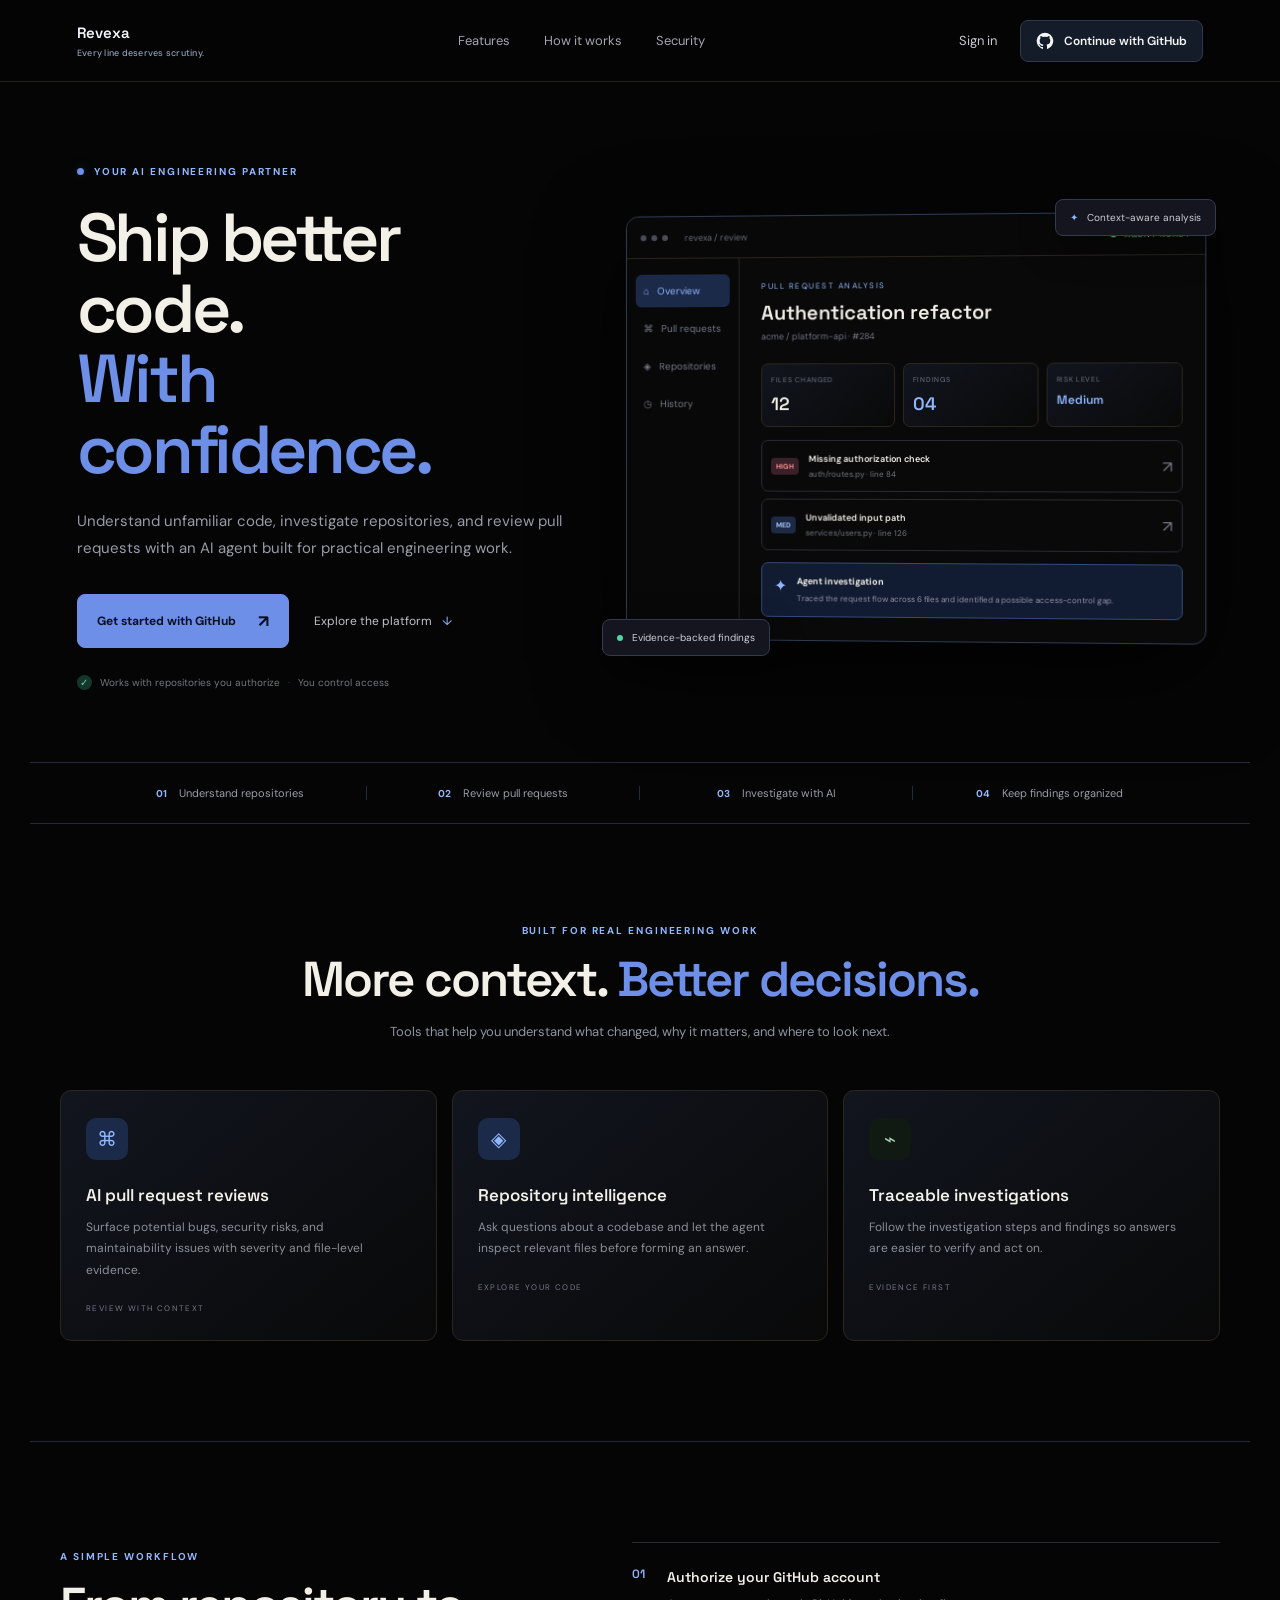
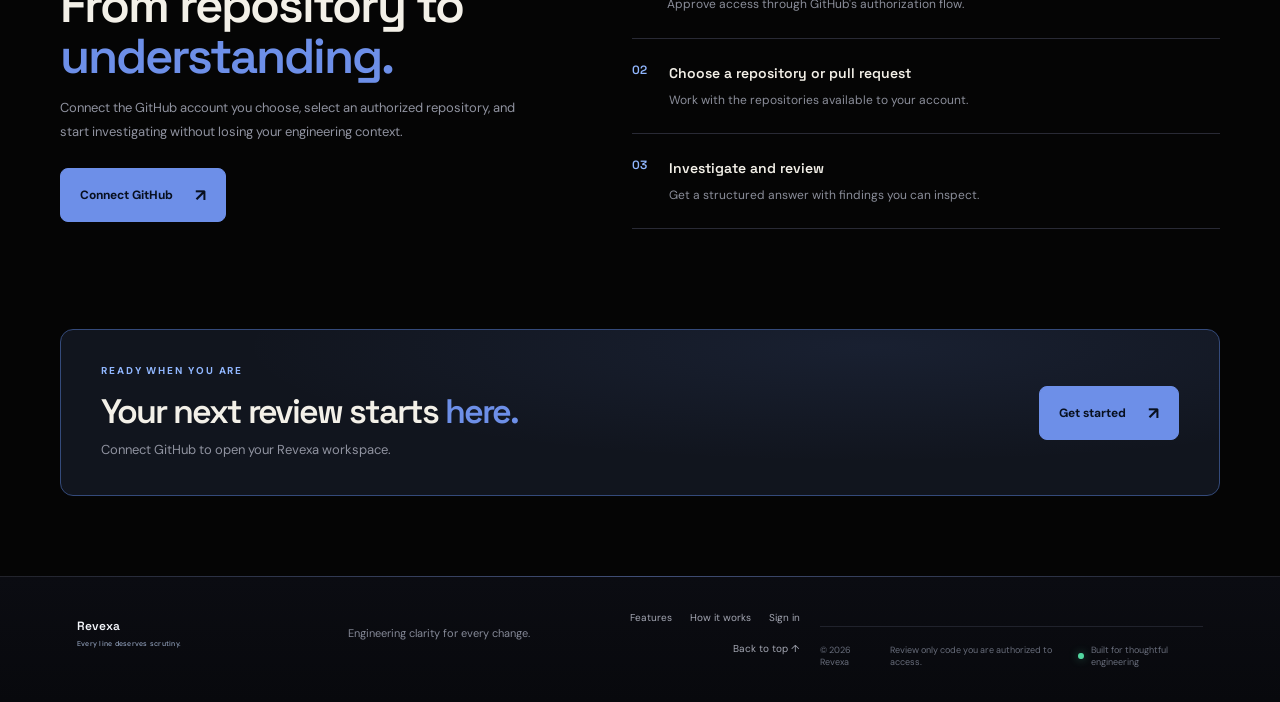
<file: frontend/index.html>
<!DOCTYPE html>
<html lang="en">
<head>
  <meta charset="UTF-8"><meta name="viewport" content="width=device-width, initial-scale=1.0">
  <meta name="description" content="Revexa helps developers review pull requests, investigate code, and find issues before they merge.">
  <title>Revexa — Code Review Intelligence</title>
  <link rel="preconnect" href="https://fonts.googleapis.com"><link rel="preconnect" href="https://fonts.gstatic.com" crossorigin>
  <link href="https://fonts.googleapis.com/css2?family=DM+Sans:wght@400;500;600;700&family=Space+Grotesk:wght@400;500;600;700&display=swap" rel="stylesheet">
  <link rel="stylesheet" href="landing.css">
    <link rel="icon" type="image/svg+xml" href="favicon.svg">
</head>
<body>
  <canvas id="landingParticles" class="landing-particles" aria-hidden="true"></canvas>
  <header class="site-nav" id="siteHeader">
    <a class="brand" href="/" aria-label="Revexa home"><span class="brand-name"><b>Revexa</b><small>Every line deserves scrutiny.</small></span></a>
    <nav aria-label="Main navigation"><a href="#features">Features</a><a href="#workflow">How it works</a><a href="#security">Security</a></nav>
    <div class="nav-actions"><a class="sign-in" href="auth.html" id="signInLink">Sign in</a><button class="github-button" id="navConnect"><svg viewBox="0 0 24 24" aria-hidden="true"><path fill="currentColor" d="M12 .9a11.1 11.1 0 0 0-3.51 21.63c.55.1.76-.24.76-.53v-2.07c-3.1.67-3.76-1.31-3.76-1.31-.5-1.28-1.24-1.62-1.24-1.62-1.01-.69.08-.68.08-.68 1.12.08 1.71 1.15 1.71 1.15.99 1.7 2.59 1.21 3.22.93.1-.72.39-1.21.7-1.49-2.48-.28-5.09-1.24-5.09-5.53 0-1.22.44-2.22 1.15-3-.12-.28-.5-1.42.11-2.96 0 0 .94-.3 3.05 1.14a10.6 10.6 0 0 1 5.55 0c2.11-1.44 3.05-1.14 3.05-1.14.61 1.54.23 2.68.11 2.96.72.78 1.15 1.78 1.15 3.01 0 4.3-2.61 5.24-5.1 5.52.4.35.75 1.03.75 2.08V22c0 .29.2.63.76.52A11.1 11.1 0 0 0 12 .9Z"/></svg> Continue with GitHub</button></div>
  </header>
  <main id="top">
    <section class="hero">
      <div class="hero-copy"><div class="eyebrow"><span></span> YOUR AI ENGINEERING PARTNER</div><h1>Ship better code.<br><em>With confidence.</em></h1><p class="hero-lead">Understand unfamiliar code, investigate repositories, and review pull requests with an AI agent built for practical engineering work.</p><div class="hero-actions"><button class="primary-button" id="heroConnect">Get started with GitHub <span>↗</span></button><a class="text-link" href="#features">Explore the platform <span>↓</span></a></div><div class="trust-note"><span class="check">✓</span> Works with repositories you authorize <span class="dot">·</span> You control access</div></div>
      <div class="hero-visual"><div class="glow"></div><div class="window"><div class="window-bar"><div class="window-dots"><i></i><i></i><i></i></div><span>revexa / review</span><span class="window-status"><b></b> AGENT READY</span></div><div class="window-body"><aside class="mock-sidebar"><div class="mock-nav active">⌂ <span>Overview</span></div><div class="mock-nav">⌘ <span>Pull requests</span></div><div class="mock-nav">◈ <span>Repositories</span></div><div class="mock-nav">◷ <span>History</span></div></aside><div class="mock-content"><div class="mock-label">PULL REQUEST ANALYSIS</div><h3>Authentication refactor</h3><p class="mock-muted">acme / platform-api · #284</p><div class="mock-metrics"><div><small>FILES CHANGED</small><b>12</b></div><div><small>FINDINGS</small><b class="gold">04</b></div><div><small>RISK LEVEL</small><b class="orange">Medium</b></div></div><div class="finding"><span class="severity high">HIGH</span><div><b>Missing authorization check</b><small>auth/routes.py · line 84</small></div><span class="finding-arrow">↗</span></div><div class="finding"><span class="severity med">MED</span><div><b>Unvalidated input path</b><small>services/users.py · line 126</small></div><span class="finding-arrow">↗</span></div><div class="agent-note"><span>✦</span><div><b>Agent investigation</b><small>Traced the request flow across 6 files and identified a possible access-control gap.</small></div></div></div></div></div><div class="float-chip chip-top"><span>✦</span> Context-aware analysis</div><div class="float-chip chip-bottom"><span class="green-dot"></span> Evidence-backed findings</div></div>
    </section>
    <section class="proof-strip"><div><b>01</b><span>Understand repositories</span></div><div><b>02</b><span>Review pull requests</span></div><div><b>03</b><span>Investigate with AI</span></div><div><b>04</b><span>Keep findings organized</span></div></section>
    <section class="features section" id="features"><div class="section-heading"><div class="eyebrow">BUILT FOR REAL ENGINEERING WORK</div><h2>More context. <em>Better decisions.</em></h2><p>Tools that help you understand what changed, why it matters, and where to look next.</p></div><div class="feature-grid"><article class="feature-card"><div class="feature-icon purple">⌘</div><h3>AI pull request reviews</h3><p>Surface potential bugs, security risks, and maintainability issues with severity and file-level evidence.</p><span class="feature-tag">REVIEW WITH CONTEXT</span></article><article class="feature-card"><div class="feature-icon gold">◈</div><h3>Repository intelligence</h3><p>Ask questions about a codebase and let the agent inspect relevant files before forming an answer.</p><span class="feature-tag">EXPLORE YOUR CODE</span></article><article class="feature-card"><div class="feature-icon green">⌁</div><h3>Traceable investigations</h3><p>Follow the investigation steps and findings so answers are easier to verify and act on.</p><span class="feature-tag">EVIDENCE FIRST</span></article></div></section>
    <section class="workflow section" id="workflow"><div class="workflow-copy"><div class="eyebrow">A SIMPLE WORKFLOW</div><h2>From repository to <em>understanding.</em></h2><p>Connect the GitHub account you choose, select an authorized repository, and start investigating without losing your engineering context.</p><button class="primary-button" id="workflowConnect">Connect GitHub <span>↗</span></button></div><div class="steps"><div class="step"><span>01</span><div><b>Authorize your GitHub account</b><p>Approve access through GitHub's authorization flow.</p></div></div><div class="step"><span>02</span><div><b>Choose a repository or pull request</b><p>Work with the repositories available to your account.</p></div></div><div class="step"><span>03</span><div><b>Investigate and review</b><p>Get a structured answer with findings you can inspect.</p></div></div></div></section>
    <section class="cta" id="security"><div><div class="eyebrow">READY WHEN YOU ARE</div><h2>Your next review starts <em>here.</em></h2><p>Connect GitHub to open your Revexa workspace.</p></div><button class="primary-button" id="bottomConnect">Get started <span>↗</span></button></section>
  </main>
  <footer class="site-footer">
    <div class="footer-main"><a class="brand" href="index.html" aria-label="Revexa home"><span class="brand-name"><b>Revexa</b><small>Every line deserves scrutiny.</small></span></a><p>Engineering clarity for every change.</p><nav aria-label="Footer navigation"><a href="#features">Features</a><a href="#workflow">How it works</a><a href="auth.html">Sign in</a><a href="#top">Back to top ↑</a></nav></div>
    <div class="footer-bottom"><span>© <span id="footerYear"></span> Revexa</span><span>Review only code you are authorized to access.</span><span class="footer-status"><i></i> Built for thoughtful engineering</span></div>
  </footer>
  <div class="toast" id="toast" role="status" aria-live="polite"></div>
  <div class="route-loader" id="routeLoader" aria-hidden="true"><div class="route-loader-card"><span class="loader-mark">R</span><span class="loader-spinner"></span><strong>Preparing your workspace</strong><small>Connecting securely to Revexa…</small></div></div>
  <script>
    const API_BASE_URL = window.REVEXA_API_BASE_URL || 'http://127.0.0.1:8000';
    function connectGitHub(){ showRouteLoader('Connecting to GitHub'); window.location.href = API_BASE_URL + '/api/auth/github/login'; }
    function showRouteLoader(message){ const loader=document.getElementById('routeLoader'); if(!loader)return; loader.querySelector('strong').textContent=message||'Preparing your workspace'; loader.classList.add('is-visible'); loader.setAttribute('aria-hidden','false'); }
    ['navConnect','heroConnect','workflowConnect'].forEach(id=>{const el=document.getElementById(id); if(el) el.addEventListener('click',connectGitHub);});
    ['bottomConnect'].forEach(id=>{const el=document.getElementById(id); if(el) el.addEventListener('click',()=>{showRouteLoader('Opening secure sign in');window.location.href='auth.html';});});
    document.getElementById('footerYear').textContent=new Date().getFullYear();
    // Lightweight animated particle field behind the hero; pauses when the tab is hidden.
    const particleCanvas=document.getElementById('landingParticles');
    if(particleCanvas && !window.matchMedia('(prefers-reduced-motion: reduce)').matches){const c=particleCanvas.getContext('2d');let width=0,height=0,nodes=[],frame=0;function size(){const d=Math.min(window.devicePixelRatio||1,2);width=particleCanvas.width=Math.floor(innerWidth*d);height=particleCanvas.height=Math.floor(innerHeight*d);particleCanvas.style.width='100%';particleCanvas.style.height='100%';nodes=Array.from({length:Math.min(58,Math.floor(innerWidth/22))},()=>({x:Math.random()*width,y:Math.random()*height,vx:(Math.random()-.5)*.32*d,vy:(Math.random()-.5)*.32*d,r:Math.random()*1.5+.5}));}function animate(){c.clearRect(0,0,width,height);const d=Math.min(window.devicePixelRatio||1,2);nodes.forEach((a,i)=>{a.x+=a.vx;a.y+=a.vy;if(a.x<0||a.x>width)a.vx*=-1;if(a.y<0||a.y>height)a.vy*=-1;c.fillStyle='rgba(145,183,255,.38)';c.beginPath();c.arc(a.x,a.y,a.r*d,0,Math.PI*2);c.fill();for(let j=i+1;j<nodes.length;j++){const b=nodes[j],dist=Math.hypot(a.x-b.x,a.y-b.y);if(dist<135*d){c.strokeStyle=`rgba(109,143,232,${(1-dist/(135*d))*.14})`;c.lineWidth=.7*d;c.beginPath();c.moveTo(a.x,a.y);c.lineTo(b.x,b.y);c.stroke();}}});frame=requestAnimationFrame(animate);}size();animate();addEventListener('resize',size,{passive:true});document.addEventListener('visibilitychange',()=>{if(document.hidden)cancelAnimationFrame(frame);else animate();});}
    const siteHeader=document.getElementById('siteHeader'); window.addEventListener('scroll',()=>siteHeader.classList.toggle('is-scrolled',window.scrollY>12),{passive:true});
    document.querySelectorAll('a[href^="#"]').forEach(link=>link.addEventListener('click',()=>{const target=document.querySelector(link.getAttribute('href'));if(target){target.classList.add('anchor-arrival');window.setTimeout(()=>target.classList.remove('anchor-arrival'),900);}}));
    const revealTargets=document.querySelectorAll('.proof-strip,.feature-card,.section-heading,.workflow-copy,.step,.cta');
    revealTargets.forEach(el=>el.classList.add('reveal-on-scroll'));
    if('IntersectionObserver' in window && !window.matchMedia('(prefers-reduced-motion: reduce)').matches){const observer=new IntersectionObserver(entries=>entries.forEach(entry=>{if(entry.isIntersecting){entry.target.classList.add('is-visible');observer.unobserve(entry.target);}}),{threshold:.12});revealTargets.forEach(el=>observer.observe(el));}else{revealTargets.forEach(el=>el.classList.add('is-visible'));}
    (async function(){
      const params = new URLSearchParams(location.search);
      if(params.get('auth_error')) { const t=document.getElementById('toast'); t.textContent='Sign-in was not completed. Please try again.'; t.classList.add('show'); history.replaceState({},document.title,location.pathname); }
      else if(params.get('logged_out')) { const t=document.getElementById('toast'); t.textContent='You have been signed out.'; t.classList.add('show'); history.replaceState({},document.title,location.pathname); }
      try { const r=await fetch(API_BASE_URL+'/api/auth/me',{credentials:'include'}); const d=await r.json(); if(d.authenticated){location.replace('app.html');} } catch(e) { /* Backend may not be running while viewing the public homepage. */ }
    })();
  </script>
</body>
</html>
</file>
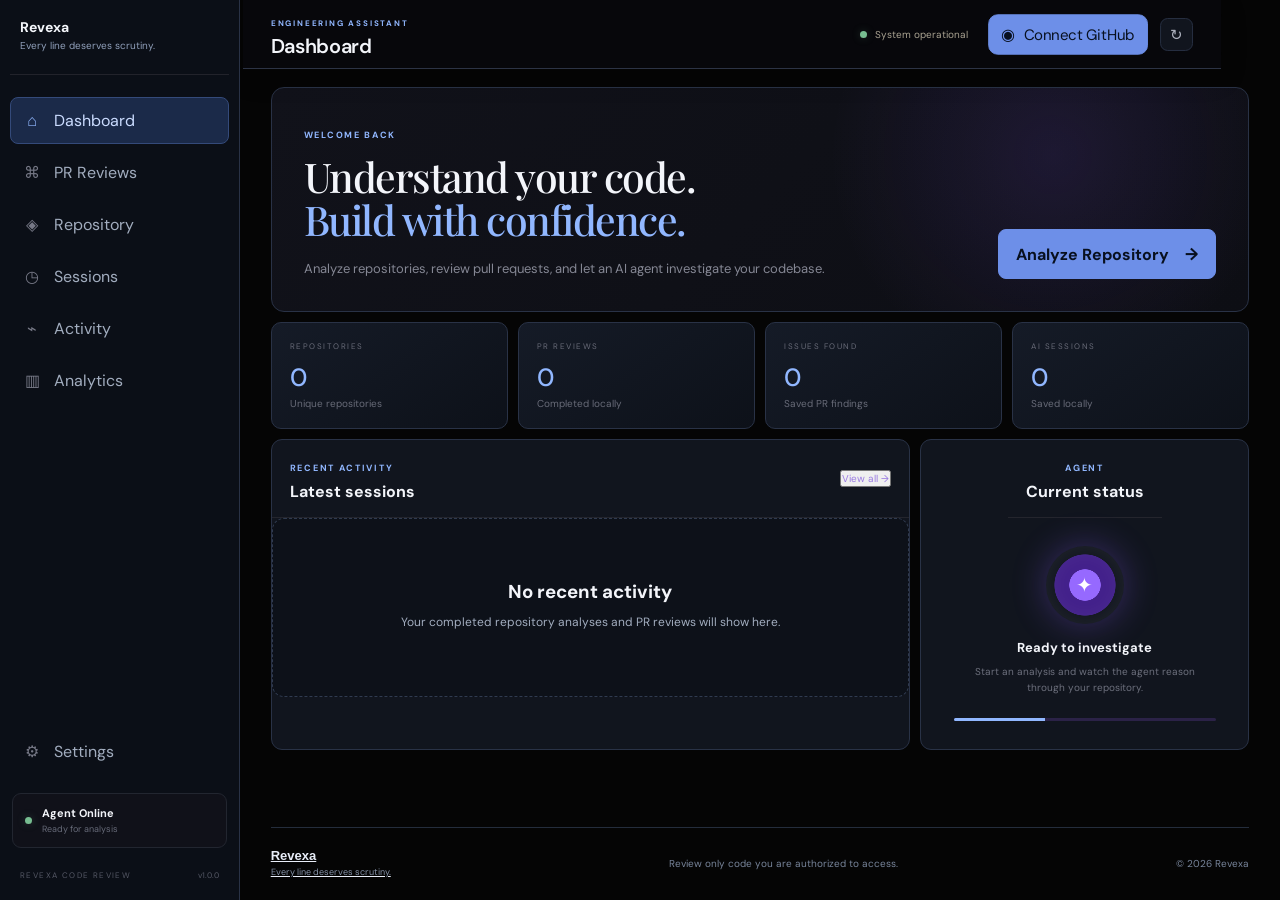
<file: frontend/app.html>
<!DOCTYPE html>
<html lang="en">
<head>
    <meta charset="UTF-8">
    <meta name="viewport" content="width=device-width, initial-scale=1.0">
    <title>Revexa | Workspace</title>

    <link rel="preconnect" href="https://fonts.googleapis.com">
    <link rel="preconnect" href="https://fonts.gstatic.com" crossorigin>
    <link href="https://fonts.googleapis.com/css2?family=DM+Sans:wght@400;500;600;700&family=Playfair+Display:wght@500;600&display=swap" rel="stylesheet">

    <link rel="stylesheet" href="style.css">
    <link rel="icon" type="image/svg+xml" href="favicon.svg">
</head>

<body>

<div class="app-page-loader" id="appPageLoader" aria-hidden="true"><div class="app-loader-card"><span class="app-loader-orb">✦</span><strong>Loading workspace</strong><small>Preparing your engineering overview</small><span class="app-loader-track"><i></i></span></div></div>
<canvas class="revexa-ambient-canvas" id="workspaceMotion" aria-hidden="true"></canvas>
<div class="app-shell">

    <!-- SIDEBAR -->
    <aside class="sidebar">

        <div class="brand brand-wordmark">
            <div>
                <strong>Revexa</strong>
                <span>Every line deserves scrutiny.</span>
            </div>
        </div>

        <nav class="nav">

            <button class="nav-item active" data-page="dashboard">
                <span>⌂</span>
                Dashboard
            </button>

            <button class="nav-item" data-page="reviews">
                <span>⌘</span>
                PR Reviews
            </button>

            <button class="nav-item" data-page="repository">
                <span>◈</span>
                Repository
            </button>

            <button class="nav-item" data-page="sessions">
                <span>◷</span>
                Sessions
            </button>

            <button class="nav-item" data-page="activity">
                <span>⌁</span>
                Activity
            </button>

            <button class="nav-item" data-page="analytics">
                <span>▥</span>
                Analytics
            </button>

        </nav>

        <div class="sidebar-bottom">

            <button class="nav-item" data-page="settings">
                <span>⚙</span>
                Settings
            </button>

            <div class="live-card">
                <span class="live-indicator"></span>
                <div>
                    <strong>Agent Online</strong>
                    <small>Ready for analysis</small>
                </div>
            </div>

            <div class="version">
                REVEXA CODE REVIEW
                <span>v1.0.0</span>
            </div>

        </div>

    </aside>


    <!-- MAIN -->
    <main class="main">

        <!-- TOP BAR -->
        <header class="topbar">

            <div>
                <span class="eyebrow">ENGINEERING ASSISTANT</span>
                <h1 id="pageTitle">Dashboard</h1>
            </div>

            <div class="top-actions">
                <div class="connection">
                    <span class="live-indicator"></span>
                    System operational
                </div>

                <button class="github-connect-button" id="githubConnectButton" type="button"><span class="github-mark">◉</span><span id="githubConnectLabel">Connect GitHub</span></button>
                <div class="profile-menu" id="profileMenu" hidden>
                    <span class="profile-avatar-fallback" id="profileAvatarFallback" hidden aria-hidden="true">R</span><img id="profileAvatar" alt="GitHub profile photo" referrerpolicy="no-referrer" decoding="async" />
                    <span id="profileLogin"></span>
                    <button id="githubLogoutButton" type="button">Logout</button>
                </div>
                <button class="icon-button" id="refreshButton" title="Refresh dashboard">↻</button>
            </div>

        </header>


        <!-- DASHBOARD -->
        <section class="page-section active-page" id="dashboardPage">

            <div class="welcome">
                <div>
                    <span class="eyebrow">WELCOME BACK</span>
                    <h2>Understand your code.<br><em>Build with confidence.</em></h2>
                    <p>Analyze repositories, review pull requests, and let an AI agent investigate your codebase.</p>
                </div>

                <button class="primary-action" id="startAnalysisButton">
                    Analyze Repository
                    <span>→</span>
                </button>
            </div>


            <div class="stats">

                <div class="stat">
                    <span>REPOSITORIES</span>
                    <strong id="dashboardMetricRepos">0</strong>
                    <small>Unique repositories</small>
                </div>

                <div class="stat">
                    <span>PR REVIEWS</span>
                    <strong id="dashboardMetricReviews">0</strong>
                    <small>Completed locally</small>
                </div>

                <div class="stat">
                    <span>ISSUES FOUND</span>
                    <strong id="dashboardMetricFindings">0</strong>
                    <small>Saved PR findings</small>
                </div>

                <div class="stat">
                    <span>AI SESSIONS</span>
                    <strong id="dashboardMetricSessions">0</strong>
                    <small>Saved locally</small>
                </div>

            </div>


            <div class="dashboard-grid">

                <div class="panel">

                    <div class="panel-heading">
                        <div>
                            <span class="eyebrow">RECENT ACTIVITY</span>
                            <h3>Latest sessions</h3>
                        </div>
                        <button class="panel-action" data-go-page="sessions" type="button">View all →</button>
                    </div>

                    <div class="session-list" id="dashboardRecentSessions"><div class="empty-state compact-empty"><h3>No recent activity</h3><p>Your completed repository analyses and PR reviews will show here.</p></div></div>

                </div>


                <div class="panel activity-summary">

                    <div class="panel-heading">
                        <div>
                            <span class="eyebrow">AGENT</span>
                            <h3>Current status</h3>
                        </div>
                    </div>

                    <div class="agent-orb small">
                        <span>✦</span>
                    </div>

                    <strong class="center-title">Ready to investigate</strong>
                    <p class="center-copy">Start an analysis and watch the agent reason through your repository.</p>

                    <div class="mini-progress">
                        <span></span>
                    </div>

                </div>

            </div>

        </section>


        <!-- REPOSITORY INPUT -->
        <section class="page-section" id="repositoryPage">

            <div class="section-intro">
                <span class="eyebrow">REPOSITORY ASSISTANT</span>
                <h2>Ask your codebase<br><em>anything.</em></h2>
                <p>Give the agent a GitHub repository and a question. It will inspect the code and explain what it finds.</p>
            </div>

            <div class="input-panel">

                <label>GITHUB REPOSITORY</label>

                <div class="input-box">
                    <span>◈</span>
                    <input id="repoUrl" type="url" placeholder="https://github.com/owner/repository">
                </div>

                <div class="github-repositories-panel" id="githubRepositoriesPanel">
                    <div class="github-repositories-heading"><strong>Your GitHub repositories</strong><button type="button" id="loadGithubReposButton">Load repositories</button></div>
                    <p id="githubRepositoriesHint">Connect GitHub to browse your authorized repositories here.</p>
                    <select id="githubRepositorySelect" aria-label="Choose a GitHub repository" hidden><option value="">Choose a repository</option></select>
                </div>

                <label>AI MODEL</label>

                <select id="aiModel">
                    <option value="gemini">Gemini</option>
                    <option value="groq">Groq</option>
                </select>

                <label>YOUR QUESTION</label>

                <textarea id="repositoryQuestion" placeholder="How does authentication work in this repository?"></textarea>

                <button class="primary-action full" id="analyzeRepositoryButton">
                    <span id="analyzeText">Start Analysis</span>
                    <span id="analyzeLoader" class="loader hidden"></span>
                    <span>→</span>
                </button>

            </div>

        </section>


        <!-- LIVE ANALYSIS -->
        <section class="page-section" id="analysisPage">

            <div class="analysis-header">

                <div>
                    <span class="eyebrow">LIVE SESSION</span>
                    <h2>Analyzing your <em>code.</em></h2>
                    <p id="analysisQuestion">Preparing repository analysis...</p>
                </div>

                <div class="session-badge">
                    <span class="live-indicator"></span>
                    <span id="analysisStatus">RUNNING</span>
                </div>

            </div>


            <div class="analysis-layout">

                <div class="code-preview panel">

                    <div class="code-top">
                        <span>REPOSITORY</span>
                        <strong id="analysisRepo">—</strong>
                    </div>

                    <div class="fake-code">
                        <span class="line"><i>01</i> <b>import</b> auth <b>from</b> "./services"</span>
                        <span class="line"><i>02</i> </span>
                        <span class="line"><i>03</i> <b>async function</b> authenticate(user) {</span>
                        <span class="line"><i>04</i> &nbsp;&nbsp;<b>const</b> token = await auth.login(user)</span>
                        <span class="line"><i>05</i> &nbsp;&nbsp;<b>return</b> validateToken(token)</span>
                        <span class="line"><i>06</i> }</span>
                        <span class="line"><i>07</i> </span>
                        <span class="line"><i>08</i> <span class="comment">// repository context loaded by agent</span></span>
                    </div>

                </div>


                <div class="analysis-card">

                    <div class="agent-orb">
                        <div class="orb-ring ring-one"></div>
                        <div class="orb-ring ring-two"></div>
                        <span>✦</span>
                    </div>

                    <h3>Analyzing Your Code</h3>

                    <p class="analysis-copy">
                        The AI agent is investigating your repository for structure, logic, security, and performance risks.
                    </p>

                    <div class="progress-wrap">
                        <div class="progress-bar">
                            <span id="progressBar"></span>
                        </div>

                        <div class="progress-meta">
                            <span id="progressFile">Discovering repository</span>
                            <strong id="progressPercent">0%</strong>
                        </div>
                    </div>


                    <div class="analysis-steps" id="analysisSteps">

                        <div class="analysis-step" data-step="0">
                            <span class="step-icon">✓</span>
                            <div>
                                <strong>Scanning project structure & dependencies</strong>
                                <small>Discovering source files</small>
                            </div>
                        </div>

                        <div class="analysis-step" data-step="1">
                            <span class="step-icon">✓</span>
                            <div>
                                <strong>Searching relevant code</strong>
                                <small>Finding files related to your question</small>
                            </div>
                        </div>

                        <div class="analysis-step" data-step="2">
                            <span class="step-icon">✓</span>
                            <div>
                                <strong>Reading repository files</strong>
                                <small>Building focused code context</small>
                            </div>
                        </div>

                        <div class="analysis-step" data-step="3">
                            <span class="step-icon">✓</span>
                            <div>
                                <strong>Detecting logic & runtime risks</strong>
                                <small>Inspecting implementation behavior</small>
                            </div>
                        </div>

                        <div class="analysis-step" data-step="4">
                            <span class="step-icon">✓</span>
                            <div>
                                <strong>Reviewing security vulnerabilities</strong>
                                <small>Checking suspicious patterns</small>
                            </div>
                        </div>

                        <div class="analysis-step" data-step="5">
                            <span class="step-icon">✓</span>
                            <div>
                                <strong>Generating engineering answer</strong>
                                <small>Preparing evidence-based response</small>
                            </div>
                        </div>

                    </div>

                </div>

            </div>

        </section>


        <!-- RESULT -->
        <section class="page-section" id="resultPage">

            <div class="result-top">

                <div>
                    <span class="eyebrow">ANALYSIS COMPLETE</span>
                    <h2>Repository <em>insights.</em></h2>
                </div>

                <button class="secondary-action" id="newAnalysisButton">
                    New Analysis
                </button>

            </div>

            <div class="result-question">
                <span>QUESTION</span>
                <p id="resultQuestion">—</p>
            </div>

            <div class="answer-panel panel">
                <span class="eyebrow">AI ANSWER</span>
                <div id="repositoryAnswer" class="answer"></div>
            </div>

        </section>


        <!-- SIMPLE PLACEHOLDER PAGES -->
        <section class="page-section utility-page" id="reviewsPage">
            <div class="section-intro"><span class="eyebrow">PULL REQUESTS</span><h2>Review changes.<br><em>Catch issues early.</em></h2><p>Paste a GitHub pull request URL to inspect changed files, risk, and actionable findings.</p></div>
            <div class="input-panel pr-review-panel">
                <label for="prUrlInput">GITHUB PULL REQUEST URL</label>
                <div class="input-box"><span>↗</span><input id="prUrlInput" type="url" placeholder="https://github.com/owner/repo/pull/123" autocomplete="url"></div>
                <label for="prReviewModel">AI REVIEWER</label>
                <select id="prReviewModel"><option value="gemini">Gemini</option><option value="groq">Groq</option><option value="compare">Compare Gemini + Groq</option></select>
                <button class="primary-action full" id="runPrReviewButton" type="button"><span id="prReviewButtonText">Run PR review</span><span id="prReviewLoader" class="loader hidden"></span><span>→</span></button>
                <p class="field-help">Choose Gemini, Groq, or compare both providers. Configure GEMINI_API_KEY and GROQ_API_KEY in backend/.env. Private repositories require a token with access.</p>
            </div>
            <div id="prReviewResult" class="pr-review-result" aria-live="polite"></div>
        </section>

        <section class="page-section utility-page" id="sessionsPage">
            <div class="utility-heading"><div><span class="eyebrow">LOCAL HISTORY</span><h2>Sessions</h2><p>Your recent repository questions and PR reviews on this browser.</p></div><button class="secondary-action" id="clearHistoryButton" type="button">Clear history</button></div>
            <div id="sessionsList" class="history-list"><div class="empty-state"><span>◷</span><h3>No sessions yet</h3><p>Run a repository analysis or PR review and it will appear here.</p><button class="secondary-action" data-go-page="repository" type="button">Start an analysis</button></div></div>
        </section>

        <section class="page-section utility-page" id="activityPage">
            <div class="utility-heading"><div><span class="eyebrow">RECENT EVENTS</span><h2>Activity</h2><p>A local timeline of completed work in this browser.</p></div></div>
            <div id="activityList" class="history-list"><div class="empty-state"><span>⌁</span><h3>Nothing to show yet</h3><p>Your completed analyses will be listed here.</p></div></div>
        </section>

        <section class="page-section utility-page" id="analyticsPage">
            <div class="utility-heading"><div><span class="eyebrow">WORKSPACE OVERVIEW</span><h2>Analytics</h2><p>Lightweight metrics based on this browser's saved session history.</p></div></div>
            <div class="stats analytics-stats"><div class="stat"><span>SESSIONS</span><strong id="metricSessions">0</strong><small>Saved locally</small></div><div class="stat"><span>REPOSITORIES</span><strong id="metricRepos">0</strong><small>Unique repositories</small></div><div class="stat"><span>PR REVIEWS</span><strong id="metricPrReviews">0</strong><small>Completed reviews</small></div><div class="stat"><span>FINDINGS</span><strong id="metricFindings">0</strong><small>Reported PR issues</small></div></div>
            <div class="panel analytics-note"><h3>About these numbers</h3><p>Metrics are calculated from history stored in this browser only. They are not shared across devices and are not server-side analytics.</p></div>
        </section>

        <section class="page-section utility-page" id="settingsPage">
            <div class="utility-heading"><div><span class="eyebrow">PREFERENCES</span><h2>Settings</h2><p>Manage workspace preferences and connection state.</p></div></div>
            <div class="settings-grid">
                <div class="panel setting-row"><div><h3>Default AI provider</h3><p>Choose the provider preselected for repository questions.</p></div><select id="defaultProviderSetting"><option value="gemini">Gemini</option><option value="groq">Groq</option></select></div>
                <div class="panel setting-row"><div><h3>GitHub connection</h3><p id="settingsGithubStatus">Checking connection…</p></div><button class="secondary-action" id="settingsGithubButton" type="button">Connect GitHub</button></div>
                <div class="panel setting-row"><div><h3>Local history</h3><p>Remove locally stored session details from this browser.</p></div><button class="secondary-action danger-action" id="settingsClearHistoryButton" type="button">Clear history</button></div>
            </div>
        </section>

        <footer class="workspace-footer" role="contentinfo">
            <a href="index.html" class="workspace-footer-brand">Revexa <span>Every line deserves scrutiny.</span></a>
            <span class="workspace-footer-note">Review only code you are authorized to access.</span>
            <span>© <span id="workspaceFooterYear"></span> Revexa</span>
        </footer>
    </main>
</div>

<script src="api-config.js"></script>
<script src="app.js"></script>
<script>
  (function(){
    const loader=document.getElementById('appPageLoader');
    document.documentElement.classList.add('app-ready-pending');
    window.addEventListener('load',()=>{window.setTimeout(()=>{loader?.classList.add('is-hidden');document.documentElement.classList.remove('app-ready-pending');},260);});
    document.querySelectorAll('.nav-item[data-page]').forEach((item,index)=>{item.style.setProperty('--nav-index',index);});
    const year=document.getElementById('workspaceFooterYear'); if(year) year.textContent=new Date().getFullYear();
    const canvas=document.getElementById('workspaceMotion');
    if(canvas && !window.matchMedia('(prefers-reduced-motion: reduce)').matches){const ctx=canvas.getContext('2d');let w=0,h=0,points=[];let raf;function resize(){w=canvas.width=window.innerWidth*devicePixelRatio;h=canvas.height=window.innerHeight*devicePixelRatio;canvas.style.width='100%';canvas.style.height='100%';points=Array.from({length:38},()=>({x:Math.random()*w,y:Math.random()*h,vx:(Math.random()-.5)*.22*devicePixelRatio,vy:(Math.random()-.5)*.22*devicePixelRatio}));}function draw(){ctx.clearRect(0,0,w,h);for(let i=0;i<points.length;i++){const a=points[i];a.x+=a.vx;a.y+=a.vy;if(a.x<0||a.x>w)a.vx*=-1;if(a.y<0||a.y>h)a.vy*=-1;for(let j=i+1;j<points.length;j++){const b=points[j],dx=a.x-b.x,dy=a.y-b.y,d=Math.hypot(dx,dy);if(d<145*devicePixelRatio){ctx.strokeStyle=`rgba(109,143,232,${(1-d/(145*devicePixelRatio))*.10})`;ctx.lineWidth=devicePixelRatio;ctx.beginPath();ctx.moveTo(a.x,a.y);ctx.lineTo(b.x,b.y);ctx.stroke();}}ctx.fillStyle='rgba(145,183,255,.28)';ctx.beginPath();ctx.arc(a.x,a.y,1.1*devicePixelRatio,0,Math.PI*2);ctx.fill();}raf=requestAnimationFrame(draw);}resize();draw();window.addEventListener('resize',resize);document.addEventListener('visibilitychange',()=>{if(document.hidden)cancelAnimationFrame(raf);else draw();});}
  })();
</script>
</body>
</html>
</file>
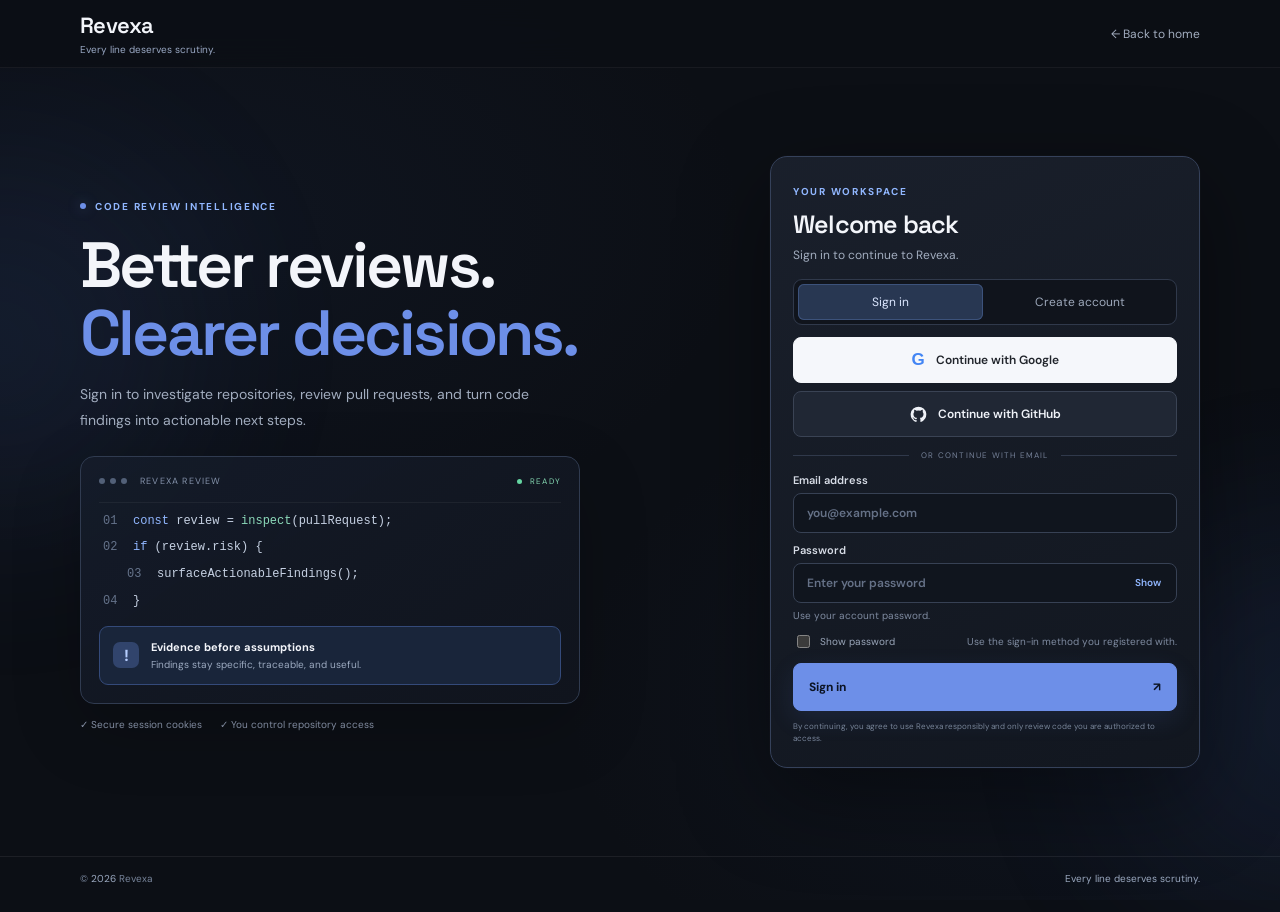
<file: frontend/auth.html>
<!doctype html>
<html lang="en">
<head>
  <meta charset="utf-8"><meta name="viewport" content="width=device-width,initial-scale=1">
  <meta name="description" content="Sign in to Revexa to review pull requests and investigate code with confidence.">
  <title>Sign in · Revexa</title>
  <link rel="preconnect" href="https://fonts.googleapis.com"><link rel="preconnect" href="https://fonts.gstatic.com" crossorigin>
  <link href="https://fonts.googleapis.com/css2?family=DM+Sans:wght@400;500;600;700&family=Space+Grotesk:wght@400;500;600;700&display=swap" rel="stylesheet">
  <link rel="stylesheet" href="auth.css">
    <link rel="icon" type="image/svg+xml" href="favicon.svg">
</head>
<body>
  <div class="ambient ambient-one"></div><div class="ambient ambient-two"></div>
  <header class="auth-nav"><a class="wordmark" href="index.html"><strong>Revexa</strong><span>Every line deserves scrutiny.</span></a><a class="back-link" href="index.html">← Back to home</a></header>
  <main class="auth-layout">
    <section class="auth-story">
      <span class="eyebrow"><i></i> CODE REVIEW INTELLIGENCE</span>
      <h1>Better reviews.<br><em>Clearer decisions.</em></h1>
      <p>Sign in to investigate repositories, review pull requests, and turn code findings into actionable next steps.</p>
      <div class="story-card"><div class="story-top"><span class="dots"><i></i><i></i><i></i></span><span>REVEXA REVIEW</span><span class="status"><i></i> READY</span></div><div class="story-line"><span class="line-no">01</span><code><b>const</b> review = <em>inspect</em>(pullRequest);</code></div><div class="story-line"><span class="line-no">02</span><code><b>if</b> (review.risk) {</code></div><div class="story-line indent"><span class="line-no">03</span><code>surfaceActionableFindings();</code></div><div class="story-line"><span class="line-no">04</span><code>}</code></div><div class="story-finding"><span class="finding-mark">!</span><div><strong>Evidence before assumptions</strong><small>Findings stay specific, traceable, and useful.</small></div></div></div>
      <div class="trust-points"><span>✓ Secure session cookies</span><span>✓ You control repository access</span></div>
    </section>
    <section class="auth-card" aria-labelledby="formTitle">
      <div class="card-heading"><span class="eyebrow">YOUR WORKSPACE</span><h2 id="formTitle">Welcome back</h2><p id="formSubtitle">Sign in to continue to Revexa.</p></div>
      <div class="mode-switch" role="tablist" aria-label="Authentication mode"><button class="mode active" id="loginMode" type="button" role="tab" aria-selected="true">Sign in</button><button class="mode" id="registerMode" type="button" role="tab" aria-selected="false">Create account</button></div>
      <div class="oauth-stack"><button class="oauth-button google-button" id="googleButton" type="button"><span class="google-g" aria-hidden="true">G</span> Continue with Google</button><button class="oauth-button github-button" id="githubButton" type="button"><svg viewBox="0 0 24 24" aria-hidden="true"><path fill="currentColor" d="M12 .9a11.1 11.1 0 0 0-3.51 21.63c.55.1.76-.24.76-.53v-2.07c-3.1.67-3.76-1.31-3.76-1.31-.5-1.28-1.24-1.62-1.24-1.62-1.01-.69.08-.68.08-.68 1.12.08 1.71 1.15 1.71 1.15.99 1.7 2.59 1.21 3.22.93.1-.72.39-1.21.7-1.49-2.48-.28-5.09-1.24-5.09-5.53 0-1.22.44-2.22 1.15-3-.12-.28-.5-1.42.11-2.96 0 0 .94-.3 3.05 1.14a10.6 10.6 0 0 1 5.55 0c2.11-1.44 3.05-1.14 3.05-1.14.61 1.54.23 2.68.11 2.96.72.78 1.15 1.78 1.15 3.01 0 4.3-2.61 5.24-5.1 5.52.4.35.75 1.03.75 2.08V22c0 .29.2.63.76.52A11.1 11.1 0 0 0 12 .9Z"/></svg> Continue with GitHub</button></div>
      <div class="separator"><span></span><small>OR CONTINUE WITH EMAIL</small><span></span></div>
      <form id="authForm" novalidate>
        <label id="nameLabel" class="field hidden" for="fullName">Full name<input id="fullName" name="name" autocomplete="name" placeholder="Your name" maxlength="100"></label>
        <label class="field" for="email">Email address<input id="email" name="email" type="email" autocomplete="email" placeholder="you@example.com" required></label>
        <label class="field" for="password">Password<div class="password-wrap"><input id="password" name="password" type="password" autocomplete="current-password" placeholder="Enter your password" required><button type="button" id="togglePassword" aria-label="Show password">Show</button></div><small id="passwordHint" class="field-hint">Use your account password.</small></label>
        <div class="form-options" id="loginOptions"><label class="check-label"><input type="checkbox" id="showPasswordCheckbox"> Show password</label><span class="recovery-note">Use the sign-in method you registered with.</span></div>
        <div class="notice" id="formNotice" role="status" aria-live="polite" hidden></div>
        <button class="submit-button" id="submitButton" type="submit"><span id="submitText">Sign in</span><span aria-hidden="true">↗</span></button>
      </form>
      <p class="legal-copy">By continuing, you agree to use Revexa responsibly and only review code you are authorized to access.</p>
    </section>
  </main>
  <div class="auth-route-loader" id="authRouteLoader" aria-hidden="true"><span class="auth-route-spinner"></span><strong>Connecting securely</strong><small>Taking you to your Revexa workspace…</small></div>
  <footer class="auth-footer"><span>© <span id="year"></span> Revexa</span><span>Every line deserves scrutiny.</span></footer>
  <script src="api-config.js" defer></script>
  <script src="auth.js" defer></script>
</body>
</html>
</file>
<file: frontend/landing.css>
*{box-sizing:border-box;margin:0;padding:0}html{scroll-behavior:smooth;scroll-padding-top:90px}body{background:#08090d;color:#eeeef2;font-family:"DM Sans",sans-serif;overflow-x:hidden}a{color:inherit;text-decoration:none}button{font:inherit;cursor:pointer}.site-nav{height:82px;display:flex;align-items:center;justify-content:space-between;padding:0 clamp(22px,6vw,92px);border-bottom:1px solid #22232b;background:rgba(8,9,13,.88);backdrop-filter:blur(18px);position:sticky;top:0;z-index:10}.brand{display:flex;align-items:center;gap:11px}.brand-icon{display:grid;place-items:center;width:38px;height:38px;border:1px solid #344a7a;border-radius:11px;color:#91b7ff;background:#111b31;font-size:20px}.brand b,.brand small{display:block}.brand b{font:600 15px "Space Grotesk",sans-serif}.brand small{margin-top:4px;color:#777986;font-size:8px;letter-spacing:1.7px}.site-nav nav{display:flex;gap:34px;color:#a4a5af;font-size:13px}.site-nav nav a:hover,.sign-in:hover{color:#fff}.nav-actions{display:flex;align-items:center;gap:23px}.sign-in{font-size:13px;color:#c7c7cf}.github-button{display:flex;align-items:center;gap:10px;padding:11px 15px;border:1px solid #393a47;border-radius:8px;background:#151b27;color:#f5f5f7;font-size:12px;font-weight:600}.github-button:hover{border-color:#5f82d8;background:#17233c}.github-button svg{width:18px;height:18px}.hero{max-width:1390px;margin:auto;padding:83px clamp(22px,6vw,92px) 72px;display:grid;grid-template-columns: .92fr 1.08fr;align-items:center;gap:50px;min-height:570px}.eyebrow{font-size:10px;font-weight:700;letter-spacing:1.9px;color:#91b7ff}.hero .eyebrow{display:flex;align-items:center;gap:10px}.hero .eyebrow span{width:7px;height:7px;border-radius:50%;background:#80a6f4;box-shadow:0 0 15px #5f82d8}.hero h1,.section-heading h2,.workflow h2,.cta h2{font:600 clamp(44px,5.3vw,72px)/1.04 "Space Grotesk",sans-serif;letter-spacing:-3.4px;margin-top:25px}.hero h1 em,.section h2 em,.cta h2 em{font-style:normal;color:#6d8fe8}.hero-lead{max-width:500px;margin-top:23px;color:#999ba8;font-size:15px;line-height:1.8}.hero-actions{display:flex;align-items:center;gap:25px;margin-top:32px}.primary-button{display:inline-flex;justify-content:center;align-items:center;gap:22px;padding:15px 19px;border:1px solid #4f74d1;border-radius:8px;background:#6d8fe8;color:#0c1426;font-size:12px;font-weight:700;box-shadow:0 8px 30px #6d8fe810;transition:.2s}.primary-button:hover{transform:translateY(-2px);box-shadow:0 12px 35px #6d8fe825}.primary-button span{font-size:17px}.text-link{color:#c0c0c9;font-size:12px}.text-link span{margin-left:7px;color:#6d8fe8}.trust-note{display:flex;align-items:center;gap:8px;margin-top:27px;color:#737683;font-size:10px}.check{display:grid;place-items:center;width:15px;height:15px;border-radius:50%;background:#16362c;color:#64d8a8;font-size:10px}.dot{color:#454650}.hero-visual{position:relative;min-width:0;padding:15px 0}.glow{position:absolute;inset:7% 0;background:radial-gradient(ellipse,#4169c63d,transparent 68%);filter:blur(20px)}.window{position:relative;overflow:hidden;border:1px solid #303b50;border-radius:13px;background:#0f1017;box-shadow:0 28px 90px #0008,0 0 0 6px #ffffff03;transform:perspective(1200px) rotateY(-3deg)}.window-bar{height:42px;display:flex;align-items:center;gap:17px;padding:0 14px;border-bottom:1px solid #292a35;color:#686b79;font-size:9px}.window-dots{display:flex;gap:5px}.window-dots i{width:6px;height:6px;border-radius:50%;background:#4a4b57}.window-status{margin-left:auto;color:#6ed7a9;font-size:8px;letter-spacing:1px}.window-status b,.green-dot{display:inline-block;width:6px;height:6px;border-radius:50%;background:#52d6a0;margin-right:5px}.window-body{display:grid;grid-template-columns:115px minmax(0,1fr);min-height:330px}.mock-sidebar{padding:16px 9px;border-right:1px solid #252631;background:#0c0d13}.mock-logo{width:25px;height:25px;display:grid;place-items:center;margin:0 0 22px 5px;border-radius:7px;color:#91b7ff;background:#172544}.mock-nav{display:flex;gap:8px;align-items:center;padding:10px 8px;margin-bottom:5px;border-radius:6px;color:#747786;font-size:10px}.mock-nav.active{color:#91b7ff;background:#1b2a49}.mock-content{padding:23px 22px}.mock-label{font-size:8px;color:#9c8ac9;letter-spacing:1.5px}.mock-content h3{margin-top:9px;font:600 20px "Space Grotesk",sans-serif}.mock-muted{margin-top:5px;color:#717482;font-size:9px}.mock-metrics{display:grid;grid-template-columns:repeat(3,1fr);gap:8px;margin:21px 0 13px}.mock-metrics div{padding:11px 9px;border:1px solid #2a2b36;border-radius:7px;background:#14151d}.mock-metrics small,.mock-metrics b{display:block}.mock-metrics small{color:#737684;font-size:7px;letter-spacing:.7px}.mock-metrics b{margin-top:8px;font:600 18px "Space Grotesk",sans-serif}.mock-metrics .gold{color:#6d8fe8}.mock-metrics .orange{color:#91b7ff;font-size:12px}.finding{display:flex;align-items:center;gap:10px;padding:12px 9px;border:1px solid #292a35;border-radius:7px;margin-top:7px}.severity{padding:4px 5px;border-radius:4px;font-size:7px;font-weight:700}.severity.high{color:#ff8f92;background:#3a2028}.severity.med{color:#a8c7ff;background:#1d2a45}.finding div{min-width:0;flex:1}.finding b,.finding small{display:block}.finding b{font-size:9px;font-weight:600}.finding small{margin-top:4px;color:#747785;font-size:8px}.finding-arrow{color:#777986}.agent-note{display:flex;gap:10px;margin-top:12px;padding:12px;border:1px solid #344a7a;border-radius:7px;background:#111b31}.agent-note>span{color:#91b7ff}.agent-note b,.agent-note small{display:block}.agent-note b{font-size:9px}.agent-note small{margin-top:5px;color:#9693a7;font-size:8px;line-height:1.5}.float-chip{position:absolute;padding:11px 14px;border:1px solid #303b50;border-radius:8px;background:#15151f;box-shadow:0 12px 35px #0006;color:#ceced6;font-size:10px}.float-chip span{margin-right:6px;color:#91b7ff}.chip-top{top:0;right:-13px}.chip-bottom{bottom:1px;left:-20px}.chip-bottom span{color:#52d6a0}.proof-strip{display:grid;grid-template-columns:repeat(4,1fr);max-width:1220px;margin:0 auto;padding:23px clamp(22px,5vw,70px);border-top:1px solid #22232b;border-bottom:1px solid #22232b}.proof-strip div{display:flex;justify-content:center;align-items:center;gap:12px;border-right:1px solid #292a35}.proof-strip div:last-child{border:0}.proof-strip b{color:#80a6f4;font-size:10px}.proof-strip span{color:#9a9ca8;font-size:11px}.section{max-width:1220px;margin:auto;padding:100px 30px}.section-heading{text-align:center}.section-heading h2,.workflow h2,.cta h2{font-size:clamp(34px,4vw,49px);letter-spacing:-2px;margin-top:17px}.section-heading p,.workflow-copy>p,.cta p{margin-top:15px;color:#9093a0;font-size:13px;line-height:1.8}.feature-grid{display:grid;grid-template-columns:repeat(3,1fr);gap:15px;margin-top:46px}.feature-card{padding:27px 25px;border:1px solid #292a35;border-radius:11px;background:linear-gradient(140deg,#12131b,#0c0d12);min-height:220px;transition:.2s}.feature-card:hover{transform:translateY(-4px);border-color:#4169c6}.feature-icon{display:grid;place-items:center;width:42px;height:42px;border-radius:10px;font-size:20px}.feature-icon.purple{color:#91b7ff;background:#241b3d}.feature-icon.gold{color:#6d8fe8;background:#302718}.feature-icon.green{color:#52d6a0;background:#163127}.feature-card h3{margin-top:24px;font:600 17px "Space Grotesk",sans-serif}.feature-card p{margin-top:11px;color:#8b8e9a;font-size:12px;line-height:1.8}.feature-tag{display:block;margin-top:22px;color:#777987;font-size:8px;letter-spacing:1.4px}.workflow{display:grid;grid-template-columns:.9fr 1.1fr;gap:90px;align-items:center;border-top:1px solid #22232b}.workflow-copy .primary-button{margin-top:25px}.steps{border-top:1px solid #292a35}.step{display:flex;gap:22px;padding:23px 0;border-bottom:1px solid #292a35}.step>span{color:#80a6f4;font:600 12px "Space Grotesk",sans-serif}.step b{font:600 14px "Space Grotesk",sans-serif}.step p{margin-top:7px;color:#8b8e9a;font-size:12px;line-height:1.7}.cta{max-width:1160px;margin:0 auto 80px;padding:34px 40px;display:flex;justify-content:space-between;align-items:center;gap:25px;border:1px solid #3a304d;border-radius:13px;background:radial-gradient(ellipse at 70% 10%,#5f82d81a,transparent 50%),#111119}.cta h2{font-size:34px}.cta p{margin-top:8px}footer{display:flex;justify-content:space-between;align-items:center;gap:20px;padding:26px clamp(22px,6vw,92px);border-top:1px solid #22232b;color:#777986;font-size:10px}footer .brand-icon{width:30px;height:30px}footer .brand b{font-size:12px}footer .brand small{font-size:7px}.toast{position:fixed;right:24px;bottom:24px;padding:13px 17px;border:1px solid #594477;border-radius:8px;background:#1b1628;color:#ddd4ef;font-size:12px;opacity:0;transform:translateY(8px);transition:.2s;pointer-events:none}.toast.show{opacity:1;transform:translateY(0)}@media(max-width:1000px){.hero{grid-template-columns:1fr;gap:45px;padding-top:60px}.hero-copy{max-width:700px}.hero-visual{max-width:700px;width:100%;margin:auto}.workflow{gap:35px}.site-nav{padding:0 25px}}@media(max-width:700px){.site-nav{height:auto;min-height:72px;padding:14px 18px;flex-wrap:wrap;gap:15px}.site-nav nav{display:none}.nav-actions{gap:13px}.sign-in{display:none}.github-button{padding:10px;font-size:0}.github-button svg{width:20px;height:20px}.hero{padding:55px 20px 45px;min-height:0}.hero h1{font-size:48px;letter-spacing:-2.4px}.hero-lead{font-size:13px}.hero-actions{align-items:flex-start;flex-direction:column;gap:19px}.trust-note{flex-wrap:wrap;line-height:1.6}.window-body{grid-template-columns:78px minmax(0,1fr);min-height:0}.mock-sidebar{padding:12px 5px}.mock-nav{font-size:0;justify-content:center}.mock-nav span{display:none}.mock-content{padding:17px 12px}.mock-content h3{font-size:16px}.mock-metrics{gap:5px}.mock-metrics div{padding:8px 5px}.mock-metrics small{font-size:6px}.mock-metrics b{font-size:15px}.mock-metrics .orange{font-size:10px}.finding{gap:6px;padding:9px 6px}.finding b{font-size:8px}.finding small{font-size:7px}.float-chip{font-size:8px;padding:8px}.chip-top{right:-4px}.chip-bottom{left:-3px}.proof-strip{grid-template-columns:repeat(2,1fr);gap:18px;padding:22px}.proof-strip div{justify-content:flex-start;border:0}.proof-strip span{font-size:10px}.section{padding:70px 20px}.feature-grid{grid-template-columns:1fr;margin-top:30px}.feature-card{min-height:0}.workflow{grid-template-columns:1fr;gap:35px}.cta{margin:0 18px 45px;padding:25px;align-items:flex-start;flex-direction:column}.cta h2{font-size:30px}footer{flex-wrap:wrap;padding:22px 18px}footer>span{order:3;width:100%}}@media(prefers-reduced-motion:reduce){*{scroll-behavior:auto!important;transition:none!important;animation:none!important}}

/* MergeMind premium black + restrained gold system */
:root{color-scheme:dark;--mm-gold:#6d8fe8;--mm-gold-bright:#a8c7ff;--mm-bg:#050505;--mm-panel:#0c0c0c;--mm-border:#29251b}
html{background:#050505}body{background:#050505;color:#f3f0e8}.site-nav{background:rgba(5,5,5,.92);border-color:#24211a}.brand-icon,.mock-logo{border-color:#574522;background:#0c1426;color:var(--mm-gold)}.brand b{color:#f5f1e7}.site-nav nav a:hover,.sign-in:hover{color:var(--mm-gold-bright)}.hero .eyebrow,.eyebrow,.mock-label{color:#c2a45e}.hero .eyebrow span{background:var(--mm-gold);box-shadow:0 0 12px #6d8fe845}.hero h1 em,.section h2 em,.cta h2 em{color:var(--mm-gold)}.primary-button{background:var(--mm-gold);border-color:var(--mm-gold);color:#141108;box-shadow:none}.primary-button:hover{background:var(--mm-gold-bright);border-color:var(--mm-gold-bright);box-shadow:0 9px 28px #6d8fe820}.text-link span,.proof-strip b,.step>span{color:var(--mm-gold)}.github-button{background:#10100e;border-color:#3b3424}.github-button:hover{border-color:var(--mm-gold);background:#18150e}.glow{background:radial-gradient(ellipse,#6d8fe814,transparent 68%)}.window{border-color:#373124;background:#090909;box-shadow:0 28px 90px #000b,0 0 0 1px #6d8fe80a}.window-bar,.mock-sidebar{border-color:#29251d;background:#080808}.mock-nav.active{color:var(--mm-gold);background:#211a0c}.mock-metrics div,.feature-card{border-color:#2b271d;background:linear-gradient(140deg,#11151e,#090909)}.mock-metrics .gold{color:var(--mm-gold)}.feature-icon.purple,.feature-icon.gold{color:var(--mm-gold);background:#211a0d}.feature-icon.green{color:#a5c9ad;background:#101a13}.feature-card:hover{border-color:#71603a}.agent-note{border-color:#4b3d22;background:#0c1426}.agent-note>span,.float-chip span{color:var(--mm-gold)}.proof-strip,.workflow,.proof-strip div{border-color:#27231b}.cta{border-color:#514326;background:radial-gradient(ellipse at 70% 10%,#6d8fe80c,transparent 55%),#0c0b09}.toast{border-color:#6a552b;background:#0c1426;color:#f0e6ce}.hero-visual .window{animation:mmEntrance .7s cubic-bezier(.2,.7,.2,1) both}.hero-copy>*{animation:mmEntrance .55s ease both}.hero-copy>*:nth-child(2){animation-delay:80ms}.hero-copy>*:nth-child(3){animation-delay:140ms}.hero-copy>*:nth-child(4){animation-delay:200ms}.hero-copy>*:nth-child(5){animation-delay:260ms}@keyframes mmEntrance{from{opacity:0;transform:translateY(12px)}to{opacity:1;transform:translateY(0)}}@media(prefers-reduced-motion:reduce){.hero-visual .window,.hero-copy>*{animation:none}}

/* Revexa brand refresh: blue + charcoal, wordmark only */
:root{--revexa-blue:#6d8fe8;--revexa-light:#91b7ff;--revexa-bg:#080a0f;--revexa-panel:#11151e}
.brand-icon,.mock-logo{display:none!important}
.brand{gap:0}.brand-name b,.brand b{color:#f4f6fb}.brand-name small,.brand small{display:block;margin-top:5px;color:#91a0bb;font-size:9px;letter-spacing:.25px;font-weight:500}.hero .eyebrow,.eyebrow,.mock-label{color:var(--revexa-light)}.hero h1 em,.section h2 em,.cta h2 em{color:var(--revexa-blue)}.primary-button{background:var(--revexa-blue);border-color:var(--revexa-blue);color:#08101f}.primary-button:hover{background:var(--revexa-light);border-color:var(--revexa-light)}.text-link span,.proof-strip b,.step>span{color:var(--revexa-light)}.github-button{border-color:#30394b;background:#141b29}.github-button:hover{border-color:var(--revexa-blue);background:#1a2740}.glow{background:radial-gradient(ellipse,#4169c63d,transparent 68%)}.window{border-color:#303b50}.mock-nav.active{color:var(--revexa-light);background:#1b2a49}.mock-metrics .gold{color:var(--revexa-light)}.mock-metrics .orange{color:#91b7ff}.feature-icon.purple,.feature-icon.gold{color:var(--revexa-light);background:#1b2a49}.feature-card:hover{border-color:#4169c6}.agent-note{border-color:#344a7a;background:#111b31}.agent-note>span,.float-chip span{color:var(--revexa-light)}.proof-strip,.workflow,.proof-strip div{border-color:#222a38}.cta{border-color:#344a7a;background:radial-gradient(ellipse at 70% 10%,#5f82d81a,transparent 55%),#11151e}.toast{border-color:#344a7a;background:#111b31;color:#e5edff}

/* Revexa interaction polish */
.reveal-on-scroll{opacity:0;transform:translateY(16px);transition:opacity .65s ease,transform .65s cubic-bezier(.2,.7,.2,1)}.reveal-on-scroll.is-visible{opacity:1;transform:translateY(0)}.feature-card:nth-child(2){transition-delay:70ms}.feature-card:nth-child(3){transition-delay:140ms}.step:nth-child(2){transition-delay:70ms}.step:nth-child(3){transition-delay:140ms}.github-button:focus-visible,.primary-button:focus-visible,.sign-in:focus-visible,a:focus-visible{outline:2px solid #91b7ff;outline-offset:4px}.window{animation:revexaWindowEnter .8s .1s cubic-bezier(.2,.7,.2,1) both}.float-chip{animation:revexaChipEnter .65s .45s both}.chip-bottom{animation-delay:.6s}@keyframes revexaWindowEnter{from{opacity:0;transform:perspective(1200px) rotateY(-3deg) translateY(18px)}to{opacity:1;transform:perspective(1200px) rotateY(-3deg) translateY(0)}}@keyframes revexaChipEnter{from{opacity:0;transform:translateY(8px)}to{opacity:1;transform:translateY(0)}}@media(prefers-reduced-motion:reduce){.reveal-on-scroll,.window,.float-chip{opacity:1;transform:none;animation:none!important;transition:none!important}}



/* Revexa motion system: restrained, purposeful and accessible */
:root { --motion-ease: cubic-bezier(.22,.8,.24,1); }
html { scroll-behavior: smooth; }
body { overflow-x: clip; }
.site-nav { animation: nav-enter .65s var(--motion-ease) both; }
.hero > * { animation: hero-enter .8s var(--motion-ease) both; }
.hero > *:nth-child(2) { animation-delay: 90ms; }
.hero > *:nth-child(3) { animation-delay: 160ms; }
.hero > *:nth-child(4) { animation-delay: 230ms; }
.hero-visual, .hero-preview, .product-preview, .review-preview { animation: preview-enter 1s var(--motion-ease) both; }
.feature-card, .workflow-step, .trust-item { transition: transform .28s var(--motion-ease), border-color .28s ease, background-color .28s ease, box-shadow .28s ease; }
.feature-card:hover, .workflow-step:hover { transform: translateY(-4px); }
button, .button, a { -webkit-tap-highlight-color: transparent; }
button:focus-visible, a:focus-visible { outline: 2px solid #91b7ff; outline-offset: 4px; }
.reveal { opacity: 0; transform: translateY(18px); transition: opacity .65s var(--motion-ease), transform .65s var(--motion-ease); }
.reveal.is-visible { opacity: 1; transform: translateY(0); }
@keyframes nav-enter { from { opacity: 0; transform: translateY(-10px); } to { opacity: 1; transform: translateY(0); } }
@keyframes hero-enter { from { opacity: 0; transform: translateY(18px); } to { opacity: 1; transform: translateY(0); } }
@keyframes preview-enter { from { opacity: 0; transform: translateY(20px) scale(.985); } to { opacity: 1; transform: translateY(0) scale(1); } }
@media (prefers-reduced-motion: reduce) {
  html { scroll-behavior: auto; }
  *, *::before, *::after { animation-duration: .01ms !important; animation-iteration-count: 1 !important; transition-duration: .01ms !important; scroll-behavior: auto !important; }
  .reveal { opacity: 1; transform: none; }
}

/* Revexa website polish: navigation, footer, page transitions and loading states */
:root{--revexa-ease:cubic-bezier(.22,.8,.24,1)}
.site-nav{transition:height .28s var(--revexa-ease),background .28s,border-color .28s,box-shadow .28s}
.site-nav.is-scrolled{height:70px;background:rgba(8,9,13,.96);border-color:#34415b;box-shadow:0 12px 35px #0005}
.site-nav nav a{position:relative;padding:10px 0;transition:color .2s}
.site-nav nav a::after{content:"";position:absolute;left:0;right:100%;bottom:2px;height:1px;background:#91b7ff;transition:right .25s var(--revexa-ease)}
.site-nav nav a:hover::after{right:0}
.github-button,.primary-button,.text-link,.sign-in{transition:transform .22s var(--revexa-ease),color .22s,border-color .22s,background .22s,box-shadow .22s}
.github-button:hover,.primary-button:hover{transform:translateY(-2px)}
.hero-visual .window{animation:window-float 7s ease-in-out infinite}
.float-chip{animation:chip-float 5s ease-in-out infinite}
.chip-bottom{animation-delay:-2.5s}
.feature-card{position:relative;overflow:hidden}
.feature-card::before{content:"";position:absolute;inset:0;background:linear-gradient(115deg,transparent 20%,#91b7ff0b 50%,transparent 80%);transform:translateX(-120%);transition:transform .65s var(--revexa-ease)}
.feature-card:hover::before{transform:translateX(120%)}
.step{transition:padding-left .25s var(--revexa-ease),border-color .25s}
.step:hover{padding-left:8px;border-color:#526da8}
.site-footer{padding:34px clamp(22px,6vw,92px) 20px;border-top:1px solid #22232b;background:linear-gradient(180deg,#0b0c12,#08090d);color:#858997}
.footer-main{display:grid;grid-template-columns:1fr 1fr 1fr;align-items:center;gap:20px;padding-bottom:27px}
.footer-main>p{font-size:11px;color:#858997;text-align:center}
.footer-main nav{display:flex;justify-content:flex-end;flex-wrap:wrap;gap:18px}
.footer-main nav a{font-size:10px;color:#a4a7b3;transition:color .2s}
.footer-main nav a:hover{color:#91b7ff}
.footer-bottom{display:flex;justify-content:space-between;align-items:center;gap:14px;padding-top:17px;border-top:1px solid #20222c;font-size:9px;color:#686d7b}
.footer-status{display:flex;align-items:center;gap:7px}.footer-status i{width:6px;height:6px;border-radius:50%;background:#52d6a0;box-shadow:0 0 10px #52d6a077}
.anchor-arrival{animation:anchor-pulse .85s ease}
.route-loader,.auth-route-loader{position:fixed;inset:0;z-index:1000;display:grid;place-items:center;background:#08090df2;backdrop-filter:blur(16px);opacity:0;visibility:hidden;transition:opacity .25s,visibility .25s}
.route-loader.is-visible,.auth-route-loader.is-visible{opacity:1;visibility:visible}
.route-loader-card{display:grid;justify-items:center;gap:12px;padding:30px 38px;border:1px solid #34415b;border-radius:16px;background:#121722;box-shadow:0 25px 90px #0009;animation:loader-pop .35s var(--revexa-ease)}
.loader-mark{display:grid;place-items:center;width:44px;height:44px;border:1px solid #4867a7;border-radius:13px;background:#1a2945;color:#a9c4ff;font:700 20px "Space Grotesk",sans-serif}
.loader-spinner,.auth-route-spinner{width:20px;height:20px;border:2px solid #34415b;border-top-color:#91b7ff;border-radius:50%;animation:spin .75s linear infinite}
.route-loader-card strong{font:600 14px "Space Grotesk",sans-serif;color:#eef2fb}.route-loader-card small{font-size:10px;color:#8e98aa}
@keyframes spin{to{transform:rotate(360deg)}}@keyframes loader-pop{from{opacity:0;transform:translateY(10px) scale(.98)}to{opacity:1;transform:none}}
@keyframes window-float{0%,100%{transform:perspective(1200px) rotateY(-3deg) translateY(0)}50%{transform:perspective(1200px) rotateY(-3deg) translateY(-7px)}}
@keyframes chip-float{0%,100%{transform:translateY(0)}50%{transform:translateY(-6px)}}
@keyframes anchor-pulse{0%,100%{filter:none}45%{filter:drop-shadow(0 0 18px #6d8fe833)}}
@media(max-width:800px){.footer-main{grid-template-columns:1fr;justify-items:center;text-align:center}.footer-main nav{justify-content:center}.footer-bottom{flex-direction:column;text-align:center}.site-nav.is-scrolled{height:auto;min-height:66px}}
@media(prefers-reduced-motion:reduce){.hero-visual .window,.float-chip{animation:none!important}.route-loader-card{animation:none!important}}

/* Living hero atmosphere: subtle particle canvas remains behind all content */
.landing-particles{position:fixed;inset:0;width:100%;height:100%;z-index:-1;pointer-events:none;opacity:.8}.hero-visual .window{will-change:transform}.hero-visual .glow{animation:revexa-glow-pulse 8s ease-in-out infinite alternate}.hero-visual .finding{animation:review-finding-pulse 5s ease-in-out infinite}.hero-visual .finding:nth-of-type(2){animation-delay:-2.4s}.hero-copy .eyebrow span{animation:live-dot 2s ease-in-out infinite}.site-footer{position:relative}.site-footer::before{content:"";position:absolute;left:0;right:0;top:-1px;height:1px;background:linear-gradient(90deg,transparent,#6d8fe866,transparent)}@keyframes revexa-glow-pulse{from{opacity:.55;transform:scale(.96)}to{opacity:1;transform:scale(1.06)}}@keyframes review-finding-pulse{0%,100%{border-color:#2c3850}50%{border-color:#5976b4}}@keyframes live-dot{0%,100%{box-shadow:0 0 0 0 #6d8fe855}50%{box-shadow:0 0 0 7px #6d8fe800}}@media(prefers-reduced-motion:reduce){.landing-particles{display:none}.hero-visual .glow,.hero-visual .finding,.hero-copy .eyebrow span{animation:none!important}}
</file>
<file: frontend/style.css>
* {
    box-sizing: border-box;
    margin: 0;
    padding: 0;
}

:root {
    --bg: #08090d;
    --sidebar: #0b0c11;
    --panel: #11121a;
    --panel-2: #151620;
    --border: #272936;
    --text: #eeeef2;
    --muted: #858794;
    --gold: #6d8fe8;
    --purple: #5f82d8;
    --green: #52d6a0;
    --danger: #e87878;
}

body {
    min-height: 100vh;
    background: var(--bg);
    color: var(--text);
    font-family: "DM Sans", sans-serif;
}

button,
input,
textarea,
select {
    font: inherit;
}

button {
    cursor: pointer;
}

.app-shell {
    min-height: 100vh;
    display: flex;
}

.sidebar {
    width: 240px;
    flex-shrink: 0;
    min-height: 100vh;
    display: flex;
    flex-direction: column;
    padding: 18px 10px;
    border-right: 1px solid #22232b;
    background: var(--sidebar);
}

.brand {
    display: flex;
    align-items: center;
    gap: 12px;
    padding: 0 10px 22px;
    border-bottom: 1px solid #22232b;
}

.brand-mark {
    width: 34px;
    height: 34px;
    display: grid;
    place-items: center;
    border: 1px solid #344a7a;
    border-radius: 9px;
    color: #80a6f4;
    background: #111b31;
    font-size: 18px;
}

.brand strong,
.brand span {
    display: block;
}

.brand strong {
    font-size: 14px;
}

.brand span {
    margin-top: 3px;
    color: #6f7180;
    font-size: 10px;
}

.nav {
    display: grid;
    gap: 5px;
    margin-top: 22px;
}

.nav-item {
    width: 100%;
    display: flex;
    align-items: center;
    gap: 13px;
    padding: 12px 12px;
    border: 1px solid transparent;
    border-radius: 8px;
    color: #9698a4;
    background: transparent;
    text-align: left;
    transition: .2s ease;
}

.nav-item span {
    width: 18px;
    text-align: center;
    color: #777987;
}

.nav-item:hover {
    color: white;
    background: #11121a;
}

.nav-item.active {
    border-color: #33276b;
    color: #91b7ff;
    background: #17132b;
}

.nav-item.active span {
    color: #80a6f4;
}

.sidebar-bottom {
    margin-top: auto;
}

.live-card {
    display: flex;
    align-items: center;
    gap: 10px;
    margin: 18px 2px 10px;
    padding: 12px;
    border: 1px solid #222630;
    border-radius: 9px;
    background: #101119;
}

.live-card strong,
.live-card small {
    display: block;
}

.live-card strong {
    font-size: 11px;
}

.live-card small {
    margin-top: 3px;
    color: #666a78;
    font-size: 9px;
}

.live-indicator {
    width: 7px;
    height: 7px;
    flex-shrink: 0;
    border-radius: 50%;
    background: var(--green);
    box-shadow: 0 0 10px rgba(82,214,160,.6);
}

.version {
    padding: 12px 10px 2px;
    color: #555865;
    font-size: 8px;
    letter-spacing: 1.4px;
}

.version span {
    float: right;
    letter-spacing: 0;
}

.main {
    width: calc(100% - 240px);
    min-width: 0;
    padding: 28px 34px 50px;
}

.topbar {
    display: flex;
    justify-content: space-between;
    align-items: flex-start;
    padding-bottom: 25px;
    border-bottom: 1px solid #202129;
}

.eyebrow {
    color: #777986;
    font-size: 9px;
    font-weight: 700;
    letter-spacing: 1.7px;
}

.topbar h1 {
    margin-top: 6px;
    font-size: 24px;
    font-weight: 600;
}

.top-actions {
    display: flex;
    align-items: center;
    gap: 15px;
}

.connection {
    display: flex;
    align-items: center;
    gap: 8px;
    color: #858794;
    font-size: 11px;
}

.icon-button {
    width: 35px;
    height: 35px;
    border: 1px solid var(--border);
    border-radius: 8px;
    color: #aaaeba;
    background: var(--panel);
}

.page-section {
    display: none;
    padding-top: 30px;
    animation: pageIn .3s ease;
}

.page-section.active-page {
    display: block;
}

.welcome {
    min-height: 235px;
    display: flex;
    justify-content: space-between;
    align-items: flex-end;
    padding: 32px;
    border: 1px solid var(--border);
    border-radius: 13px;
    background:
        radial-gradient(circle at 80% 30%, rgba(140,92,255,.12), transparent 28%),
        linear-gradient(135deg, #11121a, #0d0e14);
}

.welcome h2,
.section-intro h2,
.analysis-header h2,
.result-top h2,
.placeholder-page h2 {
    margin-top: 12px;
    font-family: "Playfair Display", serif;
    font-size: clamp(34px, 4vw, 54px);
    line-height: 1.05;
    font-weight: 500;
    letter-spacing: -1.5px;
}

em {
    color: var(--gold);
    font-style: normal;
}

.welcome p,
.section-intro p {
    max-width: 620px;
    margin-top: 18px;
    color: #858794;
    line-height: 1.7;
    font-size: 13px;
}

.primary-action,
.secondary-action {
    border-radius: 8px;
    transition: .2s ease;
}

.primary-action {
    min-width: 190px;
    padding: 13px 17px;
    border: 1px solid #4f74d1;
    color: #12100b;
    background: var(--gold);
    font-weight: 700;
}

.primary-action span:last-child {
    margin-left: 12px;
    font-size: 17px;
}

.primary-action:hover {
    transform: translateY(-2px);
    box-shadow: 0 12px 30px rgba(223,189,120,.12);
}

.primary-action.full {
    width: 100%;
    height: 54px;
    margin-top: 8px;
}

.stats {
    display: grid;
    grid-template-columns: repeat(4, 1fr);
    gap: 10px;
    margin-top: 12px;
}

.stat {
    padding: 19px;
    border: 1px solid var(--border);
    border-radius: 10px;
    background: #101119;
}

.stat span {
    display: block;
    color: #686b78;
    font-size: 8px;
    letter-spacing: 1.5px;
}

.stat strong {
    display: block;
    margin-top: 10px;
    font-size: 25px;
    font-weight: 500;
}

.stat small {
    display: block;
    margin-top: 3px;
    color: #686b78;
    font-size: 10px;
}

.dashboard-grid {
    display: grid;
    grid-template-columns: 1.65fr .85fr;
    gap: 12px;
    margin-top: 12px;
}

.panel {
    border: 1px solid var(--border);
    border-radius: 11px;
    background: var(--panel);
}

.panel-heading {
    display: flex;
    justify-content: space-between;
    align-items: center;
    padding: 20px;
    border-bottom: 1px solid #24252d;
}

.panel-heading h3 {
    margin-top: 5px;
    font-size: 16px;
}

.panel-action {
    color: #9a7be1;
    font-size: 10px;
}

.session {
    display: grid;
    grid-template-columns: 34px 1fr auto 55px;
    align-items: center;
    gap: 12px;
    padding: 15px 20px;
    border-bottom: 1px solid #202129;
}

.session:last-child {
    border-bottom: 0;
}

.session-icon {
    width: 31px;
    height: 31px;
    display: grid;
    place-items: center;
    border-radius: 7px;
    color: #80a6f4;
    background: #1b1730;
}

.session-info strong,
.session-info span {
    display: block;
}

.session-info strong {
    font-size: 11px;
    font-weight: 600;
}

.session-info span,
.session > small {
    margin-top: 4px;
    color: #666a78;
    font-size: 9px;
}

.status {
    padding: 5px 8px;
    border-radius: 100px;
    font-size: 8px;
    font-weight: 700;
}

.status.completed {
    color: var(--green);
    background: rgba(82,214,160,.08);
}

.status.waiting {
    color: var(--gold);
    background: rgba(223,189,120,.08);
}

.activity-summary {
    display: flex;
    flex-direction: column;
    align-items: center;
    padding-bottom: 28px;
    text-align: center;
}

.agent-orb {
    position: relative;
    width: 105px;
    height: 105px;
    display: grid;
    place-items: center;
    margin: 28px auto 22px;
    border-radius: 50%;
    color: white;
    background: radial-gradient(circle, #9669ff 0 28%, #43218b 29% 55%, transparent 56%);
    box-shadow:
        0 0 35px rgba(140,92,255,.32),
        inset 0 0 25px rgba(255,255,255,.08);
}

.agent-orb span {
    position: relative;
    z-index: 2;
    font-size: 28px;
}

.agent-orb.small {
    width: 78px;
    height: 78px;
    margin-bottom: 15px;
}

.agent-orb.small span {
    font-size: 20px;
}

.center-title {
    font-size: 13px;
}

.center-copy {
    max-width: 230px;
    margin-top: 8px;
    color: #6d707d;
    font-size: 10px;
    line-height: 1.6;
}

.mini-progress {
    width: 80%;
    height: 3px;
    margin-top: 22px;
    overflow: hidden;
    border-radius: 10px;
    background: #2b2247;
}

.mini-progress span {
    display: block;
    width: 35%;
    height: 100%;
    background: var(--purple);
}

.section-intro {
    max-width: 720px;
    margin-bottom: 25px;
}

.input-panel {
    max-width: 780px;
    padding: 25px;
    border: 1px solid var(--border);
    border-radius: 12px;
    background: #101119;
}

.input-panel label {
    display: block;
    margin-bottom: 9px;
    color: #777986;
    font-size: 9px;
    font-weight: 700;
    letter-spacing: 1.5px;
}

.input-panel label:not(:first-child) {
    margin-top: 21px;
}

.input-box,
.input-panel select,
.input-panel textarea {
    width: 100%;
    border: 1px solid #30323d;
    border-radius: 8px;
    outline: none;
    color: var(--text);
    background: #090a0f;
}

.input-box {
    height: 52px;
    display: flex;
    align-items: center;
    gap: 12px;
    padding: 0 15px;
}

.input-box span {
    color: #858794;
}

.input-box input {
    width: 100%;
    border: 0;
    outline: 0;
    color: white;
    background: transparent;
}

.input-panel select {
    height: 50px;
    padding: 0 14px;
}

.input-panel textarea {
    min-height: 130px;
    resize: vertical;
    padding: 15px;
    line-height: 1.6;
}

.input-box:focus-within,
.input-panel select:focus,
.input-panel textarea:focus {
    border-color: #5d4b88;
    box-shadow: 0 0 0 3px rgba(140,92,255,.06);
}

.hidden {
    display: none !important;
}

.analysis-header,
.result-top {
    display: flex;
    justify-content: space-between;
    align-items: flex-start;
    gap: 20px;
}

.analysis-header p {
    margin-top: 13px;
    color: #737683;
    font-size: 12px;
}

.session-badge {
    display: flex;
    align-items: center;
    gap: 8px;
    padding: 8px 11px;
    border: 1px solid #45381f;
    border-radius: 100px;
    color: var(--gold);
    background: #17140d;
    font-size: 9px;
    font-weight: 700;
    letter-spacing: 1px;
}

.analysis-layout {
    display: grid;
    grid-template-columns: 1.15fr .85fr;
    gap: 12px;
    margin-top: 28px;
}

.code-preview {
    min-height: 580px;
    overflow: hidden;
}

.code-top {
    display: flex;
    justify-content: space-between;
    padding: 16px 20px;
    border-bottom: 1px solid #252630;
    color: #6e7180;
    font-size: 8px;
    letter-spacing: 1.3px;
}

.code-top strong {
    color: #9699a6;
    font-size: 9px;
    letter-spacing: 0;
}

.fake-code {
    padding: 30px 25px;
    color: #767a88;
    font-family: Consolas, monospace;
    font-size: 12px;
    line-height: 2.25;
}

.fake-code .line {
    display: block;
}

.fake-code i {
    display: inline-block;
    width: 30px;
    color: #393c47;
    font-style: normal;
    user-select: none;
}

.fake-code b {
    color: #91b7ff;
    font-weight: 500;
}

.fake-code .comment {
    color: #4d515e;
}

.analysis-card {
    min-height: 580px;
    padding: 35px 28px;
    border: 1px solid #2b2d38;
    border-radius: 11px;
    background:
        radial-gradient(circle at 50% 16%, rgba(140,92,255,.10), transparent 30%),
        #101119;
}

.analysis-card .agent-orb {
    margin-top: 5px;
}

.orb-ring {
    position: absolute;
    inset: -8px;
    border: 1px solid rgba(140,92,255,.35);
    border-radius: 50%;
    animation: orbit 3s linear infinite;
}

.ring-two {
    inset: -18px;
    opacity: .4;
    animation-duration: 5s;
    animation-direction: reverse;
}

.analysis-card h3 {
    text-align: center;
    font-size: 18px;
}

.analysis-copy {
    max-width: 360px;
    margin: 10px auto 25px;
    color: #727582;
    text-align: center;
    font-size: 11px;
    line-height: 1.6;
}

.progress-wrap {
    margin-bottom: 22px;
}

.progress-bar {
    height: 5px;
    overflow: hidden;
    border-radius: 20px;
    background: #2c2249;
}

.progress-bar span {
    display: block;
    width: 0;
    height: 100%;
    border-radius: inherit;
    background: var(--purple);
    box-shadow: 0 0 10px rgba(140,92,255,.5);
    transition: width .5s ease;
}

.progress-meta {
    display: flex;
    justify-content: space-between;
    margin-top: 8px;
    color: #747785;
    font-size: 9px;
}

.progress-meta strong {
    color: #91b7ff;
}

.analysis-steps {
    display: grid;
    gap: 4px;
}

.analysis-step {
    display: flex;
    align-items: center;
    gap: 12px;
    padding: 9px 0;
    opacity: .35;
    transition: .35s ease;
}

.analysis-step.active,
.analysis-step.done {
    opacity: 1;
}

.step-icon {
    width: 25px;
    height: 25px;
    display: grid;
    place-items: center;
    flex-shrink: 0;
    border: 1px solid #303340;
    border-radius: 50%;
    color: #525665;
    background: #0b0c11;
    font-size: 10px;
}

.analysis-step.active .step-icon {
    border-color: #6844a9;
    color: #b38cff;
    background: #1b1430;
    box-shadow: 0 0 14px rgba(140,92,255,.15);
    animation: pulse 1.2s infinite;
}

.analysis-step.done .step-icon {
    border-color: #237e61;
    color: var(--green);
    background: rgba(82,214,160,.07);
}

.analysis-step strong,
.analysis-step small {
    display: block;
}

.analysis-step strong {
    font-size: 11px;
    font-weight: 600;
}

.analysis-step small {
    margin-top: 3px;
    color: #626673;
    font-size: 9px;
}

.result-question {
    margin-top: 25px;
    padding: 17px 20px;
    border: 1px solid var(--border);
    border-radius: 10px;
    background: #101119;
}

.result-question span {
    color: #6e7180;
    font-size: 8px;
    letter-spacing: 1.5px;
}

.result-question p {
    margin-top: 8px;
    color: #d0d1d7;
    font-size: 12px;
}

.answer-panel {
    margin-top: 12px;
    padding: 25px;
}

.answer {
    margin-top: 15px;
    color: #c1c3cc;
    line-height: 1.85;
    font-size: 13px;
}

.answer p {
    margin-bottom: 14px;
}

.secondary-action {
    padding: 10px 15px;
    border: 1px solid var(--border);
    color: #aeb0ba;
    background: #11121a;
    font-size: 10px;
}

.placeholder-page {
    padding: 70px 10px;
}

.placeholder-page p {
    margin-top: 15px;
    color: #727582;
}

.loader {
    width: 14px;
    height: 14px;
    display: inline-block;
    border: 2px solid rgba(0,0,0,.2);
    border-top-color: #111;
    border-radius: 50%;
    animation: spin .7s linear infinite;
}

@keyframes spin {
    to { transform: rotate(360deg); }
}

@keyframes pulse {
    50% { box-shadow: 0 0 0 5px rgba(140,92,255,.08); }
}

@keyframes orbit {
    to { transform: rotate(360deg); }
}

@keyframes pageIn {
    from {
        opacity: 0;
        transform: translateY(8px);
    }
    to {
        opacity: 1;
        transform: translateY(0);
    }
}

@media (max-width: 1000px) {
    .analysis-layout,
    .dashboard-grid {
        grid-template-columns: 1fr;
    }

    .sidebar {
        width: 210px;
    }

    .main {
        width: calc(100% - 210px);
    }
}

@media (max-width: 750px) {
    .app-shell {
        display: block;
    }

    .sidebar {
        width: 100%;
        min-height: auto;
        border-right: 0;
        border-bottom: 1px solid #22232b;
    }

    .nav {
        grid-template-columns: repeat(3, 1fr);
    }

    .sidebar-bottom {
        display: none;
    }

    .main {
        width: 100%;
        padding: 22px 16px 40px;
    }

    .stats {
        grid-template-columns: repeat(2, 1fr);
    }

    .welcome {
        display: block;
    }

    .welcome .primary-action {
        margin-top: 25px;
    }

    .session {
        grid-template-columns: 34px 1fr;
    }

    .session .status,
    .session > small {
        display: none;
    }

    .analysis-header,
    .result-top {
        display: block;
    }

    .session-badge,
    .secondary-action {
        margin-top: 20px;
    }
}

@media (max-width: 480px) {
    .nav {
        grid-template-columns: 1fr 1fr;
    }

    .stats {
        grid-template-columns: 1fr 1fr;
    }

    .welcome h2,
    .section-intro h2,
    .analysis-header h2,
    .result-top h2 {
        font-size: 38px;
    }
}



/* ===== Responsive viewport-fit improvements ===== */
html {
    min-height: 100%;
    scroll-behavior: smooth;
}

body {
    min-height: 100dvh;
    overflow-x: hidden;
}

.app-shell {
    min-height: 100dvh;
    align-items: stretch;
}

.sidebar {
    min-height: 100dvh;
}

.main {
    min-width: 0;
    width: calc(100% - 240px);
    padding: clamp(16px, 2.2vw, 28px) clamp(16px, 2.4vw, 34px) 28px;
}

.page-section {
    padding-top: clamp(16px, 2.2vh, 26px);
}

.welcome {
    min-height: clamp(170px, 25vh, 235px);
    padding: clamp(20px, 2.5vw, 32px);
    gap: 20px;
}

.welcome h2,
.section-intro h2,
.analysis-header h2,
.result-top h2,
.placeholder-page h2 {
    font-size: clamp(30px, 3.2vw, 48px);
}

.welcome p,
.section-intro p {
    line-height: 1.55;
}

.stats {
    gap: 10px;
    margin-top: 10px;
}

.stat {
    padding: clamp(12px, 1.5vw, 18px);
}

.stat strong {
    font-size: clamp(20px, 2vw, 25px);
}

.dashboard-grid {
    gap: 10px;
    margin-top: 10px;
}

.panel-heading {
    padding: 15px 18px;
}

.session {
    padding: 12px 18px;
}

.analysis-layout {
    gap: 12px;
    margin-top: 20px;
}

.code-preview,
.analysis-card {
    min-height: clamp(380px, 55vh, 580px);
}

.analysis-card {
    padding: clamp(22px, 2.4vw, 35px) clamp(18px, 2vw, 28px);
}

.answer {
    overflow-wrap: anywhere;
    word-break: normal;
}

input,
textarea,
select,
button {
    max-width: 100%;
}

@media (min-width: 1001px) and (max-height: 850px) {
    .main {
        padding-top: 16px;
        padding-bottom: 18px;
    }

    .topbar {
        padding-bottom: 16px;
    }

    .topbar h1 {
        font-size: 21px;
    }

    .page-section {
        padding-top: 16px;
    }

    .welcome {
        min-height: 165px;
        padding: 20px 24px;
    }

    .welcome h2,
    .section-intro h2,
    .analysis-header h2,
    .result-top h2,
    .placeholder-page h2 {
        font-size: clamp(29px, 3vw, 40px);
    }

    .welcome p,
    .section-intro p {
        margin-top: 10px;
        font-size: 12px;
    }

    .stat {
        padding: 12px 14px;
    }

    .stat strong {
        margin-top: 6px;
        font-size: 21px;
    }

    .panel-heading {
        padding: 12px 16px;
    }

    .session {
        padding: 10px 16px;
    }

    .analysis-layout {
        margin-top: 14px;
    }

    .code-preview,
    .analysis-card {
        min-height: 400px;
    }
}

@media (max-width: 1000px) {
    .main {
        width: calc(100% - 210px);
    }
}

@media (max-width: 750px) {
    .main {
        width: 100%;
        padding: 18px 14px 26px;
    }

    .topbar {
        gap: 14px;
        align-items: center;
        padding-bottom: 16px;
    }

    .topbar h1 {
        font-size: 20px;
    }

    .top-actions {
        gap: 8px;
    }

    .page-section {
        padding-top: 16px;
    }

    .welcome {
        min-height: auto;
        padding: 22px;
    }

    .welcome h2,
    .section-intro h2,
    .analysis-header h2,
    .result-top h2,
    .placeholder-page h2 {
        font-size: clamp(30px, 7vw, 40px);
    }

    .analysis-layout {
        grid-template-columns: minmax(0, 1fr);
        margin-top: 16px;
    }

    .code-preview,
    .analysis-card {
        min-height: 340px;
    }
}

@media (max-width: 480px) {
    .main {
        padding: 14px 10px 22px;
    }

    .topbar {
        align-items: flex-start;
    }

    .topbar h1 {
        font-size: 18px;
    }

    .connection {
        font-size: 9px;
    }

    .welcome {
        padding: 18px;
    }

    .stats {
        gap: 8px;
    }

    .stat {
        padding: 12px;
    }

    .panel-heading {
        padding: 13px;
    }

    .session {
        padding: 12px 13px;
    }

    .fake-code {
        padding: 20px 14px;
        font-size: 10px;
        overflow-wrap: anywhere;
    }
}


/* GitHub account connection */
.github-connect-button{display:inline-flex;align-items:center;gap:9px;padding:10px 13px;border:1px solid #293a5c;border-radius:10px;background:#17151e;color:#f6f3ff;font:500 12px inherit;cursor:pointer;white-space:nowrap;transition:background .2s,border-color .2s}
.github-connect-button:hover{border-color:#8f5cff;background:#211a30}
.github-connect-button.connected{border-color:#315c4f;color:#8ce0bc}
.github-mark{font-size:17px;line-height:1}
.profile-menu{display:flex;align-items:center;gap:8px;padding:5px 8px;border:1px solid #292936;border-radius:10px;background:#111118;color:#eee;font-size:12px}
.profile-menu[hidden]{display:none}
.profile-menu img{width:25px;height:25px;border-radius:50%;object-fit:cover}
.profile-menu button,.github-repositories-heading button{border:1px solid #293a5c;border-radius:7px;background:#1b1823;color:#d8c4ff;padding:7px 9px;cursor:pointer;font-size:11px}
.github-repositories-panel{margin:16px 0;padding:14px;border:1px solid #292936;border-radius:12px;background:#111118}
.github-repositories-heading{display:flex;align-items:center;justify-content:space-between;gap:12px;color:#f3f0fa;font-size:12px}
.github-repositories-panel p{margin:8px 0 0;color:#9997a8;font-size:12px;line-height:1.5}
.github-repositories-panel select{width:100%;margin-top:12px;padding:11px;border:1px solid #293a5c;border-radius:8px;background:#0d0d13;color:#f3f0fa}
@media(max-width:700px){.github-connect-button{padding:9px}.profile-menu{max-width:125px}.profile-menu span{overflow:hidden;text-overflow:ellipsis}.github-repositories-heading{align-items:flex-start;flex-direction:column}}


/* MergeMind workspace polish: true black, warm gold, restrained motion */
:root{--bg:#050505;--sidebar:#080808;--panel:#0d0d0c;--panel-2:#13120f;--border:#29251c;--text:#f3f0e8;--muted:#969187;--gold:#6d8fe8;--purple:#6d8fe8;--green:#77bd91;--danger:#e87878}
html{background:#050505;scroll-behavior:smooth}body{background:#050505;color:var(--text)}.sidebar{background:#070707;border-color:#252117}.brand-mark{border-color:#584724;border-radius:10px;color:var(--gold);background:#0c1426}.brand strong{color:#f4f0e7}.brand span{color:#928a79}.nav-item{color:#a09a8d}.nav-item:hover{background:#14120d;color:#f7f0dd}.nav-item.active{border-color:#554321;color:var(--gold-bright,#a8c7ff);background:#1a150a}.nav-item.active span{color:var(--gold)}.main{background:#050505}.topbar,.panel,.input-panel,.analysis-card,.result-top,.result-question,.answer-panel,.placeholder-page,.utility-page .panel{border-color:#2b271e}.eyebrow{color:#bca05d}.primary-action,.github-connect-button{background:var(--gold);border-color:var(--gold);color:#171207;box-shadow:none}.primary-action:hover,.github-connect-button:hover{background:#a8c7ff;border-color:#a8c7ff}.secondary-action{border-color:#48402d;background:#11100c;color:#e4d7b7}.secondary-action:hover{border-color:var(--gold);color:var(--gold)}.panel,.input-panel,.analysis-card,.answer-panel{background:#0b0b0a}.stat{border-color:#2a261d;background:linear-gradient(145deg,#11151e,#090909)}.stat strong,.welcome h2 em,.section-intro h2 em,.analysis-header h2 em,.result-top h2 em{color:var(--gold)}.connection{color:#aaa392}.live-indicator{box-shadow:0 0 8px #77bd9140}.nav-item:focus-visible,button:focus-visible,a:focus-visible,input:focus-visible,textarea:focus-visible,select:focus-visible{outline:2px solid var(--gold);outline-offset:3px}.page-section{animation:pageFade .22s ease both}.placeholder-page,.utility-page{min-height:60vh}.utility-heading{display:flex;justify-content:space-between;align-items:flex-end;gap:20px;margin:12px 0 28px}.utility-heading h2,.utility-page h2{margin-top:8px;font-size:clamp(28px,3vw,38px);letter-spacing:-1.1px}.utility-heading p,.utility-page .section-intro p{margin-top:9px;color:#999387;line-height:1.7;font-size:13px}.pr-review-panel{max-width:760px;margin-top:25px}.field-help{margin-top:12px;color:#8e887a;font-size:11px;line-height:1.6}.pr-review-result{max-width:980px;margin-top:24px}.review-report-head,.review-issue,.history-item,.setting-row,.analytics-note{border:1px solid #202b40;border-radius:12px;background:#0c0c0a;padding:20px}.review-report-head h3{font-size:19px}.review-report-head p,.review-issue p,.analytics-note p{color:#aaa393;line-height:1.7;font-size:13px;margin-top:8px}.review-report-meta{display:flex;flex-wrap:wrap;gap:9px;margin-top:14px}.review-report-meta span,.issue-severity{border:1px solid #2d416b;border-radius:999px;padding:5px 9px;color:#d8c38f;font-size:10px}.review-issues{display:grid;gap:12px;margin-top:14px}.review-issue h4{font-size:14px}.review-issue .issue-location{font-family:ui-monospace,SFMono-Regular,Consolas,monospace;color:#6d8fe8;font-size:11px;margin:8px 0}.issue-severity.high,.issue-severity.critical{color:#ffb0a7;border-color:#713d35}.issue-severity.medium{color:#f0d28a}.issue-severity.low{color:#a6c9a9}.review-recommendations{padding:20px 24px;margin-top:14px;border:1px solid #202b40;border-radius:12px;background:#0b0b0a}.review-recommendations h4{margin-bottom:10px}.review-recommendations li{margin:7px 0;color:#b7b0a1;line-height:1.6;font-size:13px}.history-list{display:grid;gap:12px}.history-item{display:flex;align-items:center;gap:14px}.history-icon{width:38px;height:38px;display:grid;place-items:center;flex:0 0 auto;border:1px solid #2d416b;border-radius:10px;color:var(--gold);background:#0c1426}.history-main{flex:1;min-width:0}.history-main h3{font-size:13px;overflow-wrap:anywhere}.history-main p,.history-time{margin-top:5px;color:#938c7d;font-size:11px;line-height:1.5}.history-time{white-space:nowrap}.empty-state{padding:48px 22px;text-align:center;border:1px dashed #393225;border-radius:12px;background:#0a0a09}.empty-state>span{font-size:24px;color:var(--gold)}.empty-state h3{margin-top:12px}.empty-state p{max-width:430px;margin:8px auto 16px;color:#999182;font-size:12px;line-height:1.7}.analytics-stats{margin:20px 0 18px}.analytics-note h3{font-size:14px}.settings-grid{display:grid;gap:12px;margin-top:24px}.setting-row{display:flex;justify-content:space-between;align-items:center;gap:20px}.setting-row h3{font-size:14px}.setting-row p{margin-top:7px;color:#999182;font-size:12px;line-height:1.6}.setting-row select{min-width:150px;max-width:45%;padding:10px;border:1px solid #423a29;border-radius:8px;background:#11151e;color:#f0e9d7}.danger-action{color:#e9a29a;border-color:#56312d}.profile-menu{border-color:#393123;background:#0d0d0b}.profile-menu button{border-color:#2d416b;color:#e8d7ad;background:#0c1426}.ci-result-hero,.ci-report-section,.ci-stat-grid .ci-stat-card{border-color:#202b40!important}.ci-result-hero{background:#0c0c0a!important}.ci-result-hero h2 span{color:var(--gold)!important}.ci-stat-grid>*,.ci-report-section,.ci-empty{background:#0d0d0b!important;border-color:#2b271d!important}.ci-result-status,.ci-report-section h3,.ci-evidence-list a{color:var(--gold)!important}.ci-status-dot{background:var(--gold)!important}.ci-finding-card,.ci-evidence-card,.ci-checklist-item{background:#11151e!important;border-color:#302a1d!important}@keyframes pageFade{from{opacity:.7;transform:translateY(4px)}to{opacity:1;transform:translateY(0)}}@media(max-width:900px){.app-shell{display:block}.sidebar{width:100%;min-height:0;padding:12px;border-right:0;border-bottom:1px solid #29251c}.brand{padding-bottom:12px}.nav{display:flex;overflow-x:auto;margin-top:12px;padding-bottom:4px}.nav-item{width:auto;min-width:max-content;padding:10px}.sidebar-bottom{display:none}.main{width:100%;padding:22px 18px 40px}.topbar{gap:18px;flex-wrap:wrap}.top-actions{flex-wrap:wrap;gap:10px}.utility-heading{align-items:flex-start;flex-direction:column}}@media(max-width:560px){.topbar h1{font-size:21px}.connection{display:none}.profile-menu{max-width:100%}.welcome{gap:20px;align-items:flex-start;flex-direction:column}.stats{grid-template-columns:repeat(2,minmax(0,1fr))}.setting-row{align-items:flex-start;flex-direction:column}.setting-row select{max-width:100%;width:100%}.history-item{align-items:flex-start}.history-time{white-space:normal}.result-top{gap:15px;align-items:flex-start}.pr-review-panel{padding:18px}.main{padding-inline:14px}}@media(prefers-reduced-motion:reduce){.page-section{animation:none!important;scroll-behavior:auto!important}}

/* Revexa brand refresh: blue + charcoal, wordmark only */
:root{--revexa-blue:#6d8fe8;--revexa-light:#91b7ff}
.brand-mark{display:none!important}.brand{gap:0}.brand strong{color:#f4f6fb}.brand span{color:#91a0bb}.nav-item:hover{background:#141b29;color:#f4f6fb}.nav-item.active{border-color:#344a7a;color:var(--revexa-light);background:#1b2a49}.nav-item.active span{color:var(--revexa-light)}.eyebrow{color:var(--revexa-light)}.primary-action,.github-connect-button{background:var(--revexa-blue);border-color:var(--revexa-blue);color:#08101f}.primary-action:hover,.github-connect-button:hover{background:var(--revexa-light);border-color:var(--revexa-light)}.secondary-action{border-color:#344055;background:#11151e;color:#dbe6ff}.secondary-action:hover{border-color:var(--revexa-blue);color:var(--revexa-light)}.panel,.input-panel,.analysis-card,.answer-panel{background:#11151e;border-color:#293246}.stat{border-color:#293246;background:linear-gradient(145deg,#151b27,#0d1119)}.stat strong,.welcome h2 em,.section-intro h2 em,.analysis-header h2 em,.result-top h2 em{color:var(--revexa-light)}.review-report-head,.review-issue,.history-item,.setting-row,.analytics-note{border-color:#293246;background:#11151e}.review-report-meta span,.issue-severity{border-color:#344a7a;color:#cbdcff}.history-icon{border-color:#344a7a;color:var(--revexa-light);background:#111b31}.setting-row select{border-color:#344055;background:#111b31;color:#edf2ff}.empty-state{border-color:#303b50;background:#0d1119}.empty-state>span{color:var(--revexa-light)}.profile-menu{border-color:#303b50;background:#11151e}.profile-menu button{border-color:#344a7a;color:#dbe6ff;background:#111b31}.ci-result-status,.ci-report-section h3,.ci-evidence-list a,.ci-result-hero h2 span,.ci-status-dot{color:var(--revexa-light)!important}.ci-status-dot{background:var(--revexa-blue)!important}

/* Final Revexa polish: remove leftover warm accents and add restrained motion */
:root{--bg:#080a0f;--sidebar:#0b0f17;--panel:#11151e;--panel-2:#151b27;--border:#293246;--text:#f3f5fa;--muted:#a2adbf;--gold:#6d8fe8;--purple:#91b7ff;--green:#77bd91;--danger:#e87878;--revexa-light:#91b7ff}
.sidebar{border-color:#293246;background:#0b0f17}.nav-item{color:#a2adbf}.nav-item:hover{background:#141d2d;color:#f4f6fb}.nav-item.active{border-color:#344a7a;background:#1b2a49;color:#cbdcff}.topbar,.panel,.input-panel,.analysis-card,.result-top,.result-question,.answer-panel,.placeholder-page,.utility-page .panel{border-color:#293246}.review-report-head p,.review-issue p,.analytics-note p,.utility-heading p,.utility-page .section-intro p,.field-help,.history-main p,.history-time,.empty-state p,.setting-row p,.review-recommendations li{color:#a2adbf}.review-report-meta span,.issue-severity{border-color:#344a7a;color:#cbdcff}.issue-severity.medium{color:#f0d28a}.review-recommendations{background:#11151e;border-color:#293246}.review-issue,.review-report-head,.history-item,.setting-row,.analytics-note{background:#11151e;border-color:#293246}.history-icon{color:#91b7ff}.empty-state{border-color:#303b50;background:#0d1119}.setting-row select{border-color:#344055;background:#111b31;color:#edf2ff}.profile-menu{border-color:#303b50;background:#11151e}.profile-menu button{border-color:#344a7a;color:#dbe6ff;background:#111b31}.nav-item:focus-visible,button:focus-visible,a:focus-visible,input:focus-visible,textarea:focus-visible,select:focus-visible{outline:2px solid #91b7ff;outline-offset:3px}.review-issue{animation:reviewItemIn .3s ease both}.review-issue:nth-child(2){animation-delay:50ms}.review-issue:nth-child(3){animation-delay:100ms}.review-issue:nth-child(4){animation-delay:150ms}@keyframes reviewItemIn{from{opacity:0;transform:translateY(7px)}to{opacity:1;transform:translateY(0)}}@media(prefers-reduced-motion:reduce){.review-issue{animation:none!important}}


/* Revexa AI report: structured, readable result layout */
.ci-result-hero {
  display: block !important;
  padding: clamp(22px, 3vw, 34px) !important;
  margin: 0 0 18px !important;
  border: 1px solid #293246 !important;
  border-radius: 16px !important;
  background: radial-gradient(ellipse at 90% 0%, rgba(109,143,232,.13), transparent 45%), #151b27 !important;
  color: #f3f5fa !important;
}
.ci-result-status { display:flex; align-items:center; gap:9px; margin-bottom:16px; color:#91b7ff !important; font-size:11px; font-weight:700; letter-spacing:.16em; }
.ci-status-dot { width:7px; height:7px; border-radius:50%; display:inline-block; background:#6d8fe8 !important; box-shadow:0 0 0 4px rgba(109,143,232,.13); }
.ci-result-hero h2 { margin:0 0 12px; color:#f3f5fa; font-size:clamp(24px,3vw,34px); line-height:1.2; letter-spacing:-.035em; }
.ci-result-hero h2 span { color:#91b7ff !important; }
.ci-result-hero .ci-summary { margin:0; max-width:1000px; color:#c0c9d8; font-size:14px; line-height:1.85; overflow-wrap:anywhere; }
.ci-summary p { margin:0 0 8px; }
.ci-stat-grid { display:grid !important; grid-template-columns:repeat(4,minmax(0,1fr)) !important; gap:12px !important; margin:0 0 22px !important; }
.ci-stat-grid .ci-stat-card { min-width:0; display:grid !important; grid-template-columns:40px minmax(0,1fr); grid-template-rows:auto auto; align-items:center; column-gap:12px; row-gap:4px; padding:17px !important; border:1px solid #293246 !important; border-radius:13px !important; background:linear-gradient(145deg,#171f2e,#111722) !important; }
.ci-stat-icon { grid-row:1 / span 2; width:40px; height:40px; display:grid; place-items:center; border:1px solid #344a7a; border-radius:11px; background:#1b2a49; color:#91b7ff; font-size:18px; }
.ci-stat-value { color:#f3f5fa; font-size:25px; line-height:1.1; font-weight:700; font-variant-numeric:tabular-nums; }
.ci-stat-label { color:#9eabc0; font-size:12px; }
.ci-report-section { display:block !important; margin:0 0 16px !important; padding:clamp(18px,2.5vw,26px) !important; border:1px solid #293246 !important; border-radius:15px !important; background:#141a25 !important; animation:revexaReportIn .35s ease both; animation-delay:var(--delay,0ms); }
.ci-section-heading { display:flex; justify-content:space-between; gap:16px; margin:0 0 18px; }
.ci-section-heading > div > span { display:block; margin-bottom:8px; color:#91b7ff; font-size:10px; font-weight:700; letter-spacing:.17em; }
.ci-section-heading h3 { margin:0; color:#f3f5fa !important; font-size:17px; line-height:1.35; letter-spacing:-.02em; }
.ci-section-heading p { margin:7px 0 0; color:#9eabc0; font-size:12px; line-height:1.65; }
.ci-finding-list,.ci-evidence-list,.ci-checklist,.ci-risk-list,.ci-solution { display:grid; gap:10px; min-width:0; }
.ci-finding-card { display:grid !important; grid-template-columns:36px minmax(0,1fr) 20px; align-items:start; gap:13px; padding:15px !important; border:1px solid #2c374b !important; border-radius:12px !important; background:#101722 !important; animation:revexaReportIn .3s ease both; animation-delay:var(--item-delay,0ms); }
.ci-finding-number { display:grid; place-items:center; width:34px; height:34px; border-radius:9px; background:#1b2a49; color:#91b7ff; font-size:11px; font-weight:700; font-variant-numeric:tabular-nums; }
.ci-finding-content { min-width:0; }
.ci-finding-title { color:#e8edf7; font-size:13px; line-height:1.75; overflow-wrap:anywhere; }
.ci-finding-line { margin-top:7px; color:#8795ad; font-size:10px; }
.ci-finding-arrow { color:#91b7ff; font-size:18px; }
.ci-text-card,.ci-evidence-card,.ci-checklist-item { padding:14px 15px !important; border:1px solid #2c374b !important; border-radius:11px !important; background:#101722 !important; color:#c7d0df !important; font-size:13px; line-height:1.8; overflow-wrap:anywhere; }
.ci-evidence-card { display:block; }
.ci-evidence-list a { color:#91b7ff !important; overflow-wrap:anywhere; }
.ci-evidence-card code,.ci-text-card code,.ci-finding-card code,.ci-checklist-item code { padding:2px 5px; border-radius:5px; background:#202b3d; color:#c8dcff; font-family:ui-monospace,SFMono-Regular,Consolas,monospace; font-size:.92em; }
.ci-checklist-item { display:flex; align-items:flex-start; gap:10px; }
.ci-checklist-item p,.ci-text-card p,.ci-evidence-card p { margin:0 0 8px; }
.ci-checklist-item p:last-child,.ci-text-card p:last-child,.ci-evidence-card p:last-child { margin-bottom:0; }
.ci-solution ol,.ci-solution ul { margin:0; padding-left:22px; color:#c7d0df; }
.ci-solution li { margin:0 0 12px; padding-left:4px; line-height:1.75; }
.ci-recommendation { display:flex; align-items:flex-start; gap:15px; padding:20px 22px; margin:0 0 18px; border:1px solid #344a7a; border-radius:14px; background:linear-gradient(120deg,rgba(109,143,232,.15),rgba(17,23,34,.96)); color:#e7edf8; }
.ci-rec-icon { display:grid; place-items:center; flex:0 0 38px; height:38px; border-radius:11px; background:#1b2a49; color:#91b7ff; }
.ci-rec-content { min-width:0; line-height:1.8; overflow-wrap:anywhere; }
.ci-rec-content > span { display:block; margin-bottom:7px; color:#91b7ff; font-size:10px; font-weight:700; letter-spacing:.15em; }
.ci-rec-content p { margin:0 0 8px; }
.ci-empty { padding:34px 20px !important; border:1px dashed #344055 !important; border-radius:14px; background:#141a25 !important; text-align:center; color:#c0c9d8; }
.ci-empty-icon { margin-bottom:12px; color:#91b7ff; font-size:26px; }
.ci-empty h3 { margin:0 0 7px; color:#f3f5fa; }
.ci-empty p { margin:0; color:#9eabc0; line-height:1.7; }
@keyframes revexaReportIn { from { opacity:0; transform:translateY(7px); } to { opacity:1; transform:translateY(0); } }
@media(max-width:850px) { .ci-stat-grid { grid-template-columns:repeat(2,minmax(0,1fr)) !important; } }
@media(max-width:520px) { .ci-stat-grid { grid-template-columns:repeat(2,minmax(0,1fr)) !important; gap:8px !important; } .ci-stat-grid .ci-stat-card { grid-template-columns:32px minmax(0,1fr); padding:12px !important; column-gap:9px; } .ci-stat-icon { width:32px; height:32px; font-size:15px; } .ci-stat-value { font-size:21px; } .ci-finding-card { grid-template-columns:30px minmax(0,1fr); gap:10px; } .ci-finding-arrow { display:none; } }
@media(prefers-reduced-motion:reduce) { .ci-report-section,.ci-finding-card { animation:none !important; } }



/* Revexa workspace polish and motion */
:root { --revexa-ease: cubic-bezier(.22,.8,.24,1); }
.app-shell { animation: workspace-enter .45s var(--revexa-ease) both; }
.sidebar { transition: border-color .25s ease, background-color .25s ease; }
.nav-item { transition: transform .2s var(--revexa-ease), background .2s ease, color .2s ease, border-color .2s ease; }
.nav-item:hover { transform: translateX(3px); }
.page, .app-page, [data-page-panel] { animation: panel-enter .35s var(--revexa-ease) both; }
.ci-result-hero, .ci-stat-card, .ci-report-section, .ci-recommendation {
  animation: report-enter .55s var(--revexa-ease) both;
  animation-delay: var(--delay, 0ms);
}
.ci-stat-grid > * { transition: transform .22s var(--revexa-ease), border-color .22s ease, background .22s ease; }
.ci-stat-grid > *:hover { transform: translateY(-3px); }
.ci-finding-card {
  position: relative;
  transition: border-color .22s ease, background .22s ease, transform .22s var(--revexa-ease), box-shadow .22s ease;
  animation: report-enter .45s var(--revexa-ease) both;
  animation-delay: var(--item-delay, 0ms);
}
.ci-finding-card:hover { transform: translateY(-2px); }
.ci-finding-card.is-reviewed { opacity: .72; border-color: rgba(111,190,151,.45); }
.ci-finding-card.is-reviewed .ci-finding-number { color: #8bd6ac; }
.ci-finding-actions { display:flex; flex-wrap:wrap; gap:8px; margin-top:12px; }
.ci-finding-actions button {
  appearance:none; border:1px solid #2c3a50; background:#172131; color:#dce7f8;
  border-radius:9px; padding:8px 11px; font:inherit; font-size:12px; cursor:pointer;
  transition: border-color .2s ease, background .2s ease, transform .2s var(--revexa-ease);
}
.ci-finding-actions button:hover { border-color:#719be8; background:#202e44; transform:translateY(-1px); }
.ci-finding-detail { display:none; margin-top:12px; padding:12px 14px; border-radius:10px; background:#0e1520; border:1px solid #26354a; color:#c5d0e1; font-size:13px; line-height:1.7; overflow-wrap:anywhere; }
.ci-finding-card.is-expanded .ci-finding-detail { display:block; animation: detail-enter .22s var(--revexa-ease) both; }
.ci-finding-card.is-expanded .ci-expand-action { color:#a8c8ff; }
.ci-finding-card:focus-within { outline:2px solid rgba(126,166,240,.35); outline-offset:2px; }
@keyframes workspace-enter { from { opacity:0; } to { opacity:1; } }
@keyframes panel-enter { from { opacity:0; transform:translateY(8px); } to { opacity:1; transform:translateY(0); } }
@keyframes report-enter { from { opacity:0; transform:translateY(10px); } to { opacity:1; transform:translateY(0); } }
@keyframes detail-enter { from { opacity:0; transform:translateY(-4px); } to { opacity:1; transform:translateY(0); } }
@media (prefers-reduced-motion: reduce) {
  *, *::before, *::after { animation-duration:.01ms !important; animation-iteration-count:1 !important; transition-duration:.01ms !important; }
}
@media (max-width: 700px) {
  .ci-finding-actions button { flex:1 1 auto; }
  .ci-finding-detail { font-size:12px; }
}


/* Revexa report layout: clear hierarchy, readable evidence, no misleading zero-score cards. */
.revexa-report-hero,.revexa-report-section,.revexa-report-recommendation{background:var(--panel, #111722);border:1px solid var(--border, #293447);border-radius:16px;padding:22px;margin:0 0 16px;}
.revexa-report-hero h2{font-size:clamp(25px,3vw,36px);line-height:1.15;margin:10px 0 12px;color:var(--text, #f3f6ff);}
.revexa-report-eyebrow{font-size:10px;letter-spacing:.2em;font-weight:700;color:#8fb4ff;text-transform:uppercase;}
.revexa-report-summary{font-size:15px;line-height:1.75;color:var(--text, #e9edf7);max-width:1000px;}
.revexa-report-summary p,.revexa-report-body p{margin:0 0 9px;line-height:1.75;}
.revexa-report-disclaimer,.revexa-report-footnote{color:var(--muted, #98a4b8);font-size:12px;line-height:1.6;}
.revexa-report-grid{display:grid;grid-template-columns:repeat(2,minmax(0,1fr));gap:14px;align-items:start;}
.revexa-report-section{margin:0;min-width:0;}
.revexa-report-section-heading{margin-bottom:15px;padding-bottom:12px;border-bottom:1px solid var(--border, #293447);}
.revexa-report-section-heading h3{font-size:16px;margin:0 0 5px;color:var(--text, #f3f6ff);}
.revexa-report-section-heading p{font-size:12px;line-height:1.5;margin:0;color:var(--muted, #98a4b8);}
.revexa-report-body{font-size:13px;line-height:1.7;color:var(--text, #e9edf7);overflow-wrap:anywhere;}
.revexa-report-recommendation{border-color:rgba(105,151,255,.45);background:linear-gradient(135deg,rgba(60,104,190,.15),rgba(17,23,34,.95));}
.revexa-report-recommendation p{margin:8px 0 0;line-height:1.7;}
.revexa-report-footnote{margin:12px 2px 4px;}
.revexa-report-hero.is-incomplete{border-color:rgba(235,166,76,.45);}
@media(max-width:800px){.revexa-report-grid{grid-template-columns:1fr}.revexa-report-hero,.revexa-report-section,.revexa-report-recommendation{padding:17px}}

/* Workspace interaction polish and accessible motion */
:root{--workspace-ease:cubic-bezier(.22,.8,.24,1)}
.topbar{position:sticky;top:0;z-index:20;backdrop-filter:blur(16px);background:rgba(8,9,13,.88);transition:box-shadow .25s,border-color .25s}
.nav-item,.icon-button,.primary-action,.panel-action,.github-connect-button{transition:transform .2s var(--workspace-ease),background .2s,border-color .2s,color .2s,box-shadow .2s}
.nav-item:hover{transform:translateX(3px)}
.primary-action:hover,.github-connect-button:hover,.icon-button:hover{transform:translateY(-2px)}
.page-section{animation:workspace-page-in .42s var(--workspace-ease) both}
.stat,.panel,.input-panel,.report-panel,.finding-card{transition:transform .25s var(--workspace-ease),border-color .25s,box-shadow .25s}
.stat:hover,.panel:hover{border-color:#3c527b;box-shadow:0 14px 35px #0002}
.app-page-loader{position:fixed;inset:0;z-index:9999;display:grid;place-items:center;background:#08090df5;backdrop-filter:blur(15px);opacity:1;visibility:visible;transition:opacity .35s,visibility .35s}
.app-page-loader.is-hidden{opacity:0;visibility:hidden;pointer-events:none}
.app-loader-card{display:grid;justify-items:center;gap:12px;padding:30px 38px;border:1px solid #34415b;border-radius:16px;background:#121722;box-shadow:0 25px 90px #0009}
.app-loader-orb{display:grid;place-items:center;width:48px;height:48px;border:1px solid #4968a8;border-radius:50%;background:radial-gradient(circle,#304b7d,#151d2d);color:#b8ceff;font-size:23px;animation:orb-breathe 1.8s ease-in-out infinite}
.app-loader-card strong{font:600 14px "Space Grotesk",sans-serif}.app-loader-card small{color:#8b96aa;font-size:10px}
.app-loader-track{width:180px;height:3px;overflow:hidden;border-radius:9px;background:#283349}.app-loader-track i{display:block;width:40%;height:100%;border-radius:9px;background:#91b7ff;animation:loader-sweep 1.2s ease-in-out infinite}
@keyframes workspace-page-in{from{opacity:0;transform:translateY(9px)}to{opacity:1;transform:translateY(0)}}
@keyframes orb-breathe{0%,100%{transform:scale(.96);box-shadow:0 0 0 0 #6d8fe800}50%{transform:scale(1.04);box-shadow:0 0 0 12px #6d8fe812}}
@keyframes loader-sweep{from{transform:translateX(-110%)}to{transform:translateX(360%)}}
@media(prefers-reduced-motion:reduce){.page-section{animation:none!important}.app-loader-orb,.app-loader-track i{animation:none!important}}


/* Revexa unified workspace shell: responsive header, footer, profile and ambient motion */
.app-shell{position:relative;min-height:100vh;isolation:isolate}.main{min-width:0;max-width:none}.topbar{min-height:78px;padding:15px clamp(18px,2.4vw,38px);gap:20px}.topbar>div:first-child{min-width:0}.topbar h1{font-size:clamp(19px,2vw,25px);line-height:1.2;margin:5px 0 0;overflow-wrap:anywhere}.top-actions{display:flex;align-items:center;gap:12px;flex-wrap:wrap}.profile-menu{display:flex;align-items:center;gap:10px;min-height:44px;padding:5px 8px;border:1px solid #2d3a50;border-radius:12px;background:rgba(17,23,34,.88);max-width:240px}.profile-menu[hidden]{display:none!important}.profile-menu img{display:block;width:30px;height:30px;flex:0 0 30px;border-radius:50%;object-fit:cover;background:#25344e;border:1px solid #526b9b}.profile-menu img[hidden]{display:none}.profile-menu #profileLogin{font-size:11px;color:#e7edf9;white-space:nowrap;overflow:hidden;text-overflow:ellipsis;max-width:100px}.profile-menu button{border:1px solid #3b4c6b;border-radius:8px;background:#172236;color:#dce8ff;padding:7px 10px;font-size:11px;cursor:pointer}.workspace-footer{display:flex;align-items:center;justify-content:space-between;gap:16px;margin:30px clamp(18px,2.4vw,38px) 0;padding:18px 0 22px;border-top:1px solid #242d3c;color:#78859b;font-size:10px;flex-wrap:wrap}.workspace-footer-brand{font:600 13px 'Space Grotesk',sans-serif;color:#e8edf8}.workspace-footer-brand span{display:block;margin-top:3px;font:400 9px 'DM Sans',sans-serif;color:#8491a7}.revexa-ambient-canvas{position:fixed;inset:0;z-index:-1;pointer-events:none;opacity:.65}.page-section{position:relative;min-width:0}.section-intro h2,.utility-heading h2{max-width:100%;overflow-wrap:anywhere}.input-panel,.repository-panel,.report-panel{width:min(100%,980px);max-width:100%;}.profile-menu img:not([hidden]){animation:avatar-arrive .35s ease both}.sidebar{z-index:30}.topbar{z-index:25}.main{padding-bottom:12px}
@keyframes avatar-arrive{from{opacity:0;transform:scale(.82)}to{opacity:1;transform:scale(1)}}
@media(max-width:1100px){.topbar{align-items:flex-start}.top-actions{justify-content:flex-end}.connection{display:none}}
@media(max-width:760px){.topbar{position:relative;display:flex;flex-direction:column;align-items:stretch;padding:14px 16px}.top-actions{justify-content:flex-start;gap:8px}.profile-menu{max-width:190px}.workspace-footer{margin:22px 16px 0;justify-content:center;text-align:center;flex-direction:column}.workspace-footer-brand span{display:none}.main{width:100%;min-width:0}.page-section{padding-left:14px;padding-right:14px}.input-panel,.repository-panel,.report-panel{width:100%}}
@media(prefers-reduced-motion:reduce){.revexa-ambient-canvas{display:none}}

.profile-avatar-fallback{display:grid;place-items:center;width:30px;height:30px;flex:0 0 30px;border-radius:50%;background:linear-gradient(135deg,#4266b2,#263858);border:1px solid #6d8fe8;color:#eef4ff;font:700 12px 'DM Sans',sans-serif}.profile-avatar-fallback[hidden]{display:none!important}

/* Friendly, first-glance repository report: plain language first, engineering detail on demand. */
.friendly-report-hero{position:relative;overflow:hidden;padding:clamp(22px,3vw,34px);margin:0 0 14px;border:1px solid #344666;border-radius:20px;background:radial-gradient(ellipse at 90% 0%,rgba(91,132,224,.18),transparent 42%),linear-gradient(135deg,#172235,#111722 68%);}
.friendly-report-topline{display:flex;align-items:center;justify-content:space-between;gap:12px}.friendly-report-kicker{font-size:10px;letter-spacing:.16em;font-weight:800;color:#9bbcff;text-transform:uppercase}.friendly-report-pill{padding:6px 10px;border:1px solid #38527c;border-radius:999px;color:#c6d8ff;font-size:10px;background:#1b2b46}
.friendly-report-hero h2{margin:15px 0 9px;color:#f4f7ff;font-size:clamp(25px,3vw,38px);line-height:1.12;letter-spacing:-.035em}.friendly-report-lead{max-width:850px;margin:0;color:#d6deed;font-size:16px;line-height:1.7}.friendly-report-translation{display:flex;gap:13px;align-items:flex-start;margin-top:22px;padding:16px;border:1px solid #34445f;border-radius:14px;background:rgba(8,13,22,.55)}.translation-icon{display:grid;place-items:center;flex:0 0 34px;width:34px;height:34px;border-radius:10px;background:#243a60;font-size:17px}.friendly-report-translation strong{display:block;margin:1px 0 5px;color:#fff;font-size:13px}.friendly-report-translation p{margin:0;color:#c4cede;font-size:13px;line-height:1.65}.friendly-report-overview{display:grid;grid-template-columns:repeat(3,minmax(0,1fr));gap:12px;margin:0 0 26px}.friendly-report-overview>div{display:flex;align-items:center;gap:12px;padding:14px 16px;border:1px solid #29364b;border-radius:14px;background:#111722}.friendly-report-overview strong{font-size:23px;color:#f2f6ff}.friendly-report-overview span{font-size:12px;color:#aab6ca}.friendly-report-section-title{display:flex;align-items:end;justify-content:space-between;gap:12px;margin:25px 2px 12px}.friendly-report-section-title h3,.friendly-report-next h3{margin:5px 0 0;color:#f2f6ff;font-size:21px}.friendly-report-section-title>p{margin:0;color:#8794aa;font-size:11px}.friendly-report-cards{display:grid;grid-template-columns:repeat(2,minmax(0,1fr));gap:12px}.friendly-report-card{min-width:0;overflow:hidden;border:1px solid #2b3950;border-radius:15px;background:#111722;transition:border-color .2s,transform .2s,box-shadow .2s}.friendly-report-card:hover{border-color:#526b9a;transform:translateY(-2px);box-shadow:0 12px 28px #0003}.friendly-report-card>summary{display:flex;align-items:center;gap:12px;min-height:78px;padding:15px;cursor:pointer;list-style:none}.friendly-report-card>summary::-webkit-details-marker,.friendly-report-details>summary::-webkit-details-marker{display:none}.friendly-card-icon{display:grid;place-items:center;width:39px;height:39px;flex:0 0 39px;border:1px solid #3a527c;border-radius:12px;background:#1a2a45;color:#a9c7ff;font-size:19px}.friendly-card-title{display:grid;gap:4px;flex:1;min-width:0}.friendly-card-title strong{color:#eef3ff;font-size:14px}.friendly-card-title small{color:#929fb4;font-size:11px}.friendly-card-count{display:grid;place-items:center;min-width:27px;height:27px;padding:0 7px;border-radius:9px;background:#202c40;color:#cbdcff;font-size:12px;font-weight:700}.friendly-card-toggle{color:#8da3c8;transition:transform .2s}.friendly-report-card[open] .friendly-card-toggle{transform:rotate(180deg)}.friendly-card-content{padding:0 17px 17px 66px;border-top:1px solid #273247}.friendly-card-content p{margin:12px 0 0;color:#c4cede;font-size:13px;line-height:1.7}.friendly-report-card.risks .friendly-card-icon{color:#ffd18b;background:#382b1b;border-color:#59432a}.friendly-report-card.findings .friendly-card-icon{color:#b7d0ff}.friendly-report-card.improvements .friendly-card-icon{color:#a8e3c5;background:#1c352d;border-color:#315846}.friendly-report-next{margin:16px 0;padding:20px;border:1px solid #3b5683;border-radius:16px;background:linear-gradient(120deg,#192944,#111722)}.friendly-report-next .revexa-report-body{margin-top:8px}.friendly-report-next p{color:#d2dced;line-height:1.7}.friendly-report-details{margin:12px 0;padding:0 16px;border:1px solid #2b3950;border-radius:14px;background:#101620}.friendly-report-details>summary{display:flex;align-items:center;gap:12px;min-height:66px;cursor:pointer;list-style:none;color:#e7edf9}.friendly-report-details>summary>span:first-child{font-size:20px;color:#9bbcff}.friendly-report-details>summary>span:last-child{display:grid;gap:4px}.friendly-report-details>summary strong{font-size:13px}.friendly-report-details>summary small{font-size:11px;color:#8f9db2}.friendly-report-details>.revexa-report-body,.technical-report-block{padding:0 0 16px}.technical-report-block{padding-top:14px;border-top:1px solid #29364b}.technical-report-block h4{margin:0 0 8px;color:#a9c5f7;font-size:11px;letter-spacing:.1em;text-transform:uppercase}.friendly-report-state{display:flex;gap:16px;align-items:flex-start;padding:25px;border:1px solid #71552f;border-radius:16px;background:#211b14}.friendly-report-icon{display:grid;place-items:center;width:40px;height:40px;flex:0 0 40px;border-radius:50%;background:#49351d;color:#ffd18b;font-size:21px;font-weight:800}.friendly-report-state h2{margin:7px 0;color:#fff;font-size:22px}.friendly-report-state p{max-width:700px;margin:0;color:#c9bda9;font-size:13px;line-height:1.7}
@media(max-width:760px){.friendly-report-cards{grid-template-columns:1fr}.friendly-report-overview{grid-template-columns:1fr}.friendly-report-overview>div{min-height:58px}.friendly-report-section-title{align-items:flex-start;flex-direction:column}.friendly-card-content{padding-left:16px}.friendly-report-hero{padding:20px}.friendly-report-lead{font-size:14px}}
@media(prefers-reduced-motion:reduce){.friendly-report-card{transition:none}.friendly-report-card:hover{transform:none}}


/* Workspace shell correction: keep the footer inside the content column.
   This prevents it becoming a third flex-column beside the sidebar and main. */
.app-shell {
    display: flex;
    align-items: stretch;
    width: 100%;
    min-height: 100vh;
    min-height: 100dvh;
}
.app-shell > .sidebar {
    flex: 0 0 240px;
    width: 240px;
    min-width: 240px;
}
.app-shell > .main {
    display: flex;
    flex: 1 1 0;
    flex-direction: column;
    width: auto;
    min-width: 0;
    max-width: none;
    min-height: 100vh;
    min-height: 100dvh;
    padding: 0 clamp(18px, 2.4vw, 38px) 0;
}
.app-shell > .main > .topbar {
    flex: 0 0 auto;
    width: 100%;
    min-width: 0;
}
.app-shell > .main > .page-section.active-page {
    flex: 1 0 auto;
    width: 100%;
    min-width: 0;
}
.app-shell > .main > .workspace-footer {
    flex: 0 0 auto;
    width: 100%;
    min-width: 0;
    margin: auto 0 0;
    padding: 20px 0 22px;
}
.topbar {
    display: flex;
    align-items: center;
    justify-content: space-between;
    width: 100%;
    min-width: 0;
}
.topbar > div:first-child { flex: 1 1 auto; }
.top-actions { flex: 0 1 auto; min-width: 0; }
.dashboard-grid, .stats, .welcome, .page-section > * { max-width: 100%; }
.dashboard-grid { width: 100%; }
.profile-menu { min-width: 0; }
.profile-menu #profileLogin { min-width: 0; }
@media (max-width: 900px) {
    .app-shell { display: block; }
    .app-shell > .sidebar { width: 100%; min-width: 0; min-height: 0; }
    .app-shell > .main { display: flex; width: 100%; min-height: calc(100dvh - 110px); padding: 0 18px; }
    .topbar { align-items: flex-start; }
}
@media (max-width: 760px) {
    .app-shell { display: block; }
    .app-shell > .sidebar { width: 100%; min-width: 0; min-height: 0; }
    .app-shell > .main { display: flex; width: 100%; min-height: calc(100dvh - 110px); padding: 0 14px; }
    .app-shell > .main > .topbar { align-items: stretch; }
    .app-shell > .main > .workspace-footer { margin-top: 32px; padding: 18px 0 22px; justify-content: center; text-align: center; }
    .workspace-footer-note { max-width: 100%; }
}
@media (max-width: 480px) {
    .app-shell > .main { padding-inline: 10px; }
    .top-actions { width: 100%; }
    .profile-menu { max-width: 100%; }
    .workspace-footer { gap: 9px; }
}

/* OAuth connection feedback */
.github-repositories-hint.is-error { color: #ff9b9b; }


/* =========================================================
   REVEXA WORKSPACE: FIXED SIDEBAR + COMPACT STICKY HEADER
   Shared by every workspace page because app.html owns the
   global shell and style.css is loaded by all workspace views.
   ========================================================= */
@media (min-width: 751px) {
    html, body {
        min-height: 100%;
        overflow-x: hidden;
    }

    .app-shell {
        display: block;
        min-height: 100vh;
    }

    .sidebar {
        position: fixed;
        inset: 0 auto 0 0;
        z-index: 120;
        width: 240px;
        height: 100vh;
        min-height: 0;
        overflow-y: auto;
        overflow-x: hidden;
        overscroll-behavior: contain;
        scrollbar-width: thin;
        scrollbar-color: #30364a transparent;
    }

    .main {
        width: auto;
        min-width: 0;
        min-height: 100vh;
        margin-left: 240px;
        padding: 0 clamp(18px, 2.2vw, 34px) 30px;
    }

    .topbar {
        position: sticky;
        top: 0;
        z-index: 100;
        min-height: 68px;
        display: flex;
        align-items: center;
        gap: 18px;
        margin-inline: calc(-1 * clamp(18px, 2.2vw, 34px));
        padding: 10px clamp(18px, 2.2vw, 34px);
        border-bottom: 1px solid rgba(54, 63, 86, .78);
        background: rgba(8, 9, 13, .88);
        backdrop-filter: blur(18px) saturate(140%);
        -webkit-backdrop-filter: blur(18px) saturate(140%);
        box-shadow: 0 8px 28px rgba(0, 0, 0, .16);
    }

    .topbar > div:first-child {
        min-width: 150px;
    }

    .topbar .eyebrow {
        font-size: 8px;
        letter-spacing: 1.8px;
    }

    .topbar h1 {
        margin-top: 3px;
        font-size: 20px;
        line-height: 1.2;
        letter-spacing: -.35px;
    }

    .top-actions {
        gap: 10px;
        margin-left: auto;
    }

    .top-actions .connection {
        font-size: 10px;
        white-space: nowrap;
    }

    .top-actions .github-connect-button,
    .top-actions .profile-menu,
    .top-actions .icon-button {
        transform: scale(.94);
        transform-origin: right center;
    }

    .page-section {
        padding-top: 18px;
    }
}

/* Mobile/tablet: keep the navigation in normal document flow.
   The fixed desktop rail must not cover the mobile page. */
@media (max-width: 750px) {
    .app-shell {
        display: block;
        min-height: 100vh;
    }

    .sidebar {
        position: relative;
        inset: auto;
        z-index: 20;
        width: 100%;
        height: auto;
        min-height: 0;
        max-height: none;
        overflow: visible;
    }

    .main {
        width: 100%;
        min-height: 0;
        margin-left: 0;
        padding: 0 14px 26px;
    }

    .topbar {
        position: sticky;
        top: 0;
        z-index: 80;
        min-height: 58px;
        align-items: center;
        gap: 10px;
        margin: 0 -14px;
        padding: 9px 14px;
        background: rgba(8, 9, 13, .94);
        backdrop-filter: blur(16px);
        -webkit-backdrop-filter: blur(16px);
    }

    .topbar h1 {
        font-size: 18px;
        margin-top: 2px;
    }

    .topbar .eyebrow {
        font-size: 7px;
    }

    .top-actions {
        gap: 7px;
        margin-left: auto;
    }

    .page-section {
        padding-top: 16px;
    }
}

@media (prefers-reduced-motion: reduce) {
    .topbar {
        scroll-behavior: auto;
        transition: none;
    }
}


/* Side-by-side AI review comparison */
.review-provider-comparison{display:grid;grid-template-columns:repeat(2,minmax(0,1fr));gap:18px;margin-top:18px}.review-provider-column{min-width:0;padding:18px;border:1px solid var(--border-color,rgba(255,255,255,.12));border-radius:14px;background:var(--panel-bg,rgba(255,255,255,.025))}.review-provider-column h3{margin-top:0}@media(max-width:760px){.review-provider-comparison{grid-template-columns:1fr}}
</file>
<file: frontend/auth.css>
:root{color-scheme:dark;--bg:#0c0f15;--panel:#151a24;--panel2:#1b2230;--border:#30394b;--blue:#6d8fe8;--light:#91b7ff;--text:#f3f5fa;--muted:#a2adbf;--soft:#758198}*{box-sizing:border-box}html{min-height:100%;background:var(--bg)}body{min-height:100vh;margin:0;overflow-x:hidden;background:radial-gradient(ellipse at 15% 25%,#24396325,transparent 36%),radial-gradient(ellipse at 85% 78%,#253b6520,transparent 34%),var(--bg);color:var(--text);font-family:"DM Sans",sans-serif}button,input{font:inherit}button,a{-webkit-tap-highlight-color:transparent}a{color:inherit;text-decoration:none}.ambient{position:fixed;z-index:0;width:360px;height:360px;border-radius:50%;filter:blur(100px);opacity:.11;pointer-events:none;animation:ambientDrift 16s ease-in-out infinite alternate}.ambient-one{background:#5079d6;left:-180px;top:18%}.ambient-two{background:#4267bc;right:-210px;bottom:0;animation-delay:-7s}.auth-nav,.auth-layout,.auth-footer{position:relative;z-index:1}.auth-nav{height:88px;padding:0 clamp(22px,6vw,90px);display:flex;align-items:center;justify-content:space-between;border-bottom:1px solid #ffffff0d}.wordmark{display:flex;flex-direction:column;gap:4px}.wordmark strong{font:600 22px "Space Grotesk",sans-serif;letter-spacing:-.8px}.wordmark span{font-size:10px;color:#9aa9c4}.back-link{font-size:12px;color:var(--muted);transition:color .2s}.back-link:hover{color:var(--light)}.auth-layout{width:min(1160px,calc(100% - 44px));min-height:calc(100vh - 142px);margin:0 auto;padding:52px 0;display:grid;grid-template-columns:minmax(0,1fr) minmax(360px,460px);align-items:center;gap:clamp(36px,7vw,100px)}.auth-story{animation:riseIn .65s cubic-bezier(.2,.7,.2,1) both}.eyebrow{display:inline-flex;align-items:center;gap:9px;color:var(--light);font-size:10px;font-weight:700;letter-spacing:1.7px}.eyebrow i{width:6px;height:6px;border-radius:50%;background:var(--blue);box-shadow:0 0 13px #6d8fe866}.auth-story h1{margin:24px 0 18px;font:600 clamp(42px,5vw,64px)/1.06 "Space Grotesk",sans-serif;letter-spacing:-2.8px}.auth-story h1 em{font-style:normal;color:var(--blue)}.auth-story>p{max-width:470px;color:var(--muted);font-size:14px;line-height:1.85}.story-card{max-width:500px;margin-top:34px;padding:18px;border:1px solid #303b50;border-radius:14px;background:linear-gradient(145deg,#151c2aee,#10141d);box-shadow:0 24px 70px #0003;animation:cardIn .8s .12s both}.story-top{display:flex;align-items:center;gap:13px;padding-bottom:15px;border-bottom:1px solid #ffffff0d;color:#8492aa;font-size:9px;letter-spacing:1.2px}.dots{display:flex;gap:5px}.dots i{width:6px;height:6px;border-radius:50%;background:#526078}.status{margin-left:auto;color:#85d8b2;font-size:8px}.status i{display:inline-block;width:5px;height:5px;margin-right:5px;border-radius:50%;background:#65d5a2}.story-line{display:flex;gap:16px;padding:10px 4px 0;font:12px/1.4 ui-monospace,SFMono-Regular,Consolas,monospace}.story-line .line-no{width:14px;color:#65738b}.story-line code{color:#c5d0e2}.story-line code b{color:#91b7ff;font-weight:500}.story-line code em{color:#8cd9ba;font-style:normal}.story-line.indent{padding-left:28px}.story-finding{display:flex;align-items:center;gap:12px;margin-top:16px;padding:13px;border:1px solid #344a7a;border-radius:9px;background:#19253a}.finding-mark{display:grid;place-items:center;width:26px;height:26px;border-radius:7px;background:#31446c;color:#b6ceff;font-weight:700}.story-finding strong,.story-finding small{display:block}.story-finding strong{font-size:11px}.story-finding small{margin-top:4px;color:#9caac0;font-size:10px}.trust-points{display:flex;flex-wrap:wrap;gap:18px;margin-top:22px;color:#8e9ab0;font-size:10px}.auth-card{padding:32px;border:1px solid #30394b;border-radius:17px;background:linear-gradient(155deg,#1a202cfa,#121720fa);box-shadow:0 26px 85px #0005;animation:riseIn .65s .08s cubic-bezier(.2,.7,.2,1) both}.card-heading h2{margin:12px 0 7px;font:600 28px "Space Grotesk",sans-serif;letter-spacing:-.8px}.card-heading p{margin:0;color:var(--muted);font-size:12px}.mode-switch{display:grid;grid-template-columns:1fr 1fr;gap:4px;margin:25px 0 17px;padding:4px;border:1px solid #30394b;border-radius:9px;background:#10141c}.mode{padding:10px;border:0;border-radius:6px;background:transparent;color:#9da8ba;font-size:12px;cursor:pointer;transition:background .2s,color .2s,transform .2s}.mode.active{background:#283752;color:#dce7ff;box-shadow:inset 0 0 0 1px #3c527b}.mode:active{transform:scale(.98)}.oauth-stack{display:grid;gap:9px}.oauth-button{width:100%;height:44px;display:flex;justify-content:center;align-items:center;gap:11px;border:1px solid #3a4354;border-radius:8px;background:#202734;color:#f0f3f9;font-size:12px;font-weight:600;cursor:pointer;transition:transform .2s,border-color .2s,background .2s}.oauth-button:hover{transform:translateY(-1px);border-color:#657da9;background:#252f40}.google-button{background:#f5f7fb;color:#20242b;border-color:#f5f7fb}.google-button:hover{background:#e8edf7;border-color:#e8edf7}.google-g{font:700 17px Arial,sans-serif;color:#4285f4}.github-button svg{width:17px;height:17px}.separator{display:flex;align-items:center;gap:12px;margin:20px 0;color:#758198}.separator span{height:1px;flex:1;background:#30394b}.separator small{font-size:8px;letter-spacing:1.2px;white-space:nowrap}.field{display:block;margin-top:15px;color:#d7dce6;font-size:11px;font-weight:600}.field input{width:100%;height:44px;margin-top:8px;padding:0 13px;border:1px solid #374154;border-radius:8px;outline:none;background:#10151e;color:var(--text);font-size:12px;transition:border-color .2s,box-shadow .2s,background .2s}.field input::placeholder{color:#657187}.field input:focus{border-color:var(--blue);background:#121a29;box-shadow:0 0 0 3px #6d8fe81a}.password-wrap{position:relative}.password-wrap input{padding-right:60px}.password-wrap button{position:absolute;right:10px;top:20px;border:0;background:transparent;color:var(--light);font-size:10px;cursor:pointer}.field-hint{display:block;margin-top:6px;color:#7f8ba0;font-size:10px;font-weight:400}.form-options{display:flex;align-items:center;justify-content:space-between;gap:12px;margin:14px 0 17px;font-size:10px}.check-label{display:flex;align-items:center;gap:7px;color:#9aa6b9}.check-label input{accent-color:var(--blue)}.form-options a{color:var(--light)}.submit-button{width:100%;height:46px;display:flex;align-items:center;justify-content:space-between;padding:0 15px;border:1px solid var(--blue);border-radius:8px;background:var(--blue);color:#0b1323;font-size:12px;font-weight:700;cursor:pointer;transition:transform .2s,background .2s,box-shadow .2s}.submit-button:hover{transform:translateY(-1px);background:var(--light);box-shadow:0 9px 25px #6d8fe822}.submit-button:disabled{opacity:.65;cursor:wait;transform:none}.notice{margin:0 0 14px;padding:11px 12px;border:1px solid #385e50;border-radius:8px;background:#142820;color:#a9e8cb;font-size:11px;line-height:1.6;animation:riseIn .2s ease}.notice.error{border-color:#75434a;background:#2b171d;color:#ffc3c9}.notice[hidden]{display:none}.hidden{display:none!important}.legal-copy{margin:17px 0 0;color:#78859a;font-size:9px;line-height:1.7}.auth-footer{display:flex;justify-content:space-between;padding:0 clamp(22px,6vw,90px) 20px;color:#748097;font-size:10px}.auth-footer span:last-child{color:#9aa9c4}@keyframes riseIn{from{opacity:0;transform:translateY(12px)}to{opacity:1;transform:translateY(0)}}@keyframes cardIn{from{opacity:0;transform:translateY(15px) scale(.99)}to{opacity:1;transform:translateY(0) scale(1)}}@keyframes ambientDrift{from{transform:translate3d(0,-12px,0)}to{transform:translate3d(30px,18px,0)}}@media(max-width:900px){.auth-layout{grid-template-columns:1fr minmax(340px,420px);gap:28px}.auth-story h1{font-size:45px}.story-card{margin-top:25px}.auth-card{padding:25px}}@media(max-width:720px){.auth-nav{height:74px;padding:0 20px}.auth-layout{grid-template-columns:1fr;width:min(480px,calc(100% - 32px));padding:34px 0;gap:28px}.auth-story h1{font-size:42px;margin-top:18px}.auth-story>p{font-size:12px}.story-card{display:none}.trust-points{margin-top:14px}.auth-card{padding:23px}.auth-footer{padding:0 20px 18px}}@media(prefers-reduced-motion:reduce){*,*::before,*::after{scroll-behavior:auto!important;animation:none!important;transition:none!important}}

.recovery-note{color:#7f8ba0;font-size:10px}

.auth-nav{animation:riseIn .5s ease both}.auth-footer{animation:riseIn .65s .15s ease both}.auth-route-loader{position:fixed;inset:0;z-index:9999;display:flex;flex-direction:column;align-items:center;justify-content:center;gap:12px;background:#0c0f15f2;backdrop-filter:blur(14px);opacity:0;visibility:hidden;transition:opacity .25s,visibility .25s}.auth-route-loader.is-visible{opacity:1;visibility:visible}.auth-route-loader strong{font:600 14px "Space Grotesk",sans-serif}.auth-route-loader small{color:#8f9bb0;font-size:10px}.auth-route-spinner{width:25px;height:25px;border:2px solid #34415b;border-top-color:#91b7ff;border-radius:50%;animation:auth-spin .75s linear infinite}@keyframes auth-spin{to{transform:rotate(360deg)}}


/* Auth page refinements: balanced card dimensions, consistent footer and ambient motion */
.auth-nav{position:sticky;top:0;z-index:20;height:76px;background:rgba(12,15,21,.78);backdrop-filter:blur(18px);padding-inline:clamp(20px,5vw,76px)}.auth-layout{width:min(1120px,calc(100% - 40px));grid-template-columns:minmax(0,1fr) minmax(370px,430px);gap:clamp(30px,5vw,76px);padding:44px 0;min-height:calc(100vh - 142px)}.auth-card{width:100%;max-width:430px;justify-self:end;padding:clamp(22px,3vw,30px);border-color:#35415a;box-shadow:0 28px 90px #0006,0 0 0 1px #ffffff04}.auth-story h1{max-width:620px}.auth-footer{min-height:56px;padding:14px clamp(20px,5vw,76px);display:flex;justify-content:space-between;align-items:center;gap:12px;border-top:1px solid #ffffff12;color:#77849a;font-size:10px}.auth-footer span:last-child{color:#9ba9c0}.auth-nav .wordmark strong{letter-spacing:-.6px}.auth-card input:focus-visible,.auth-card button:focus-visible{outline:2px solid #91b7ff;outline-offset:3px}.auth-card .submit-button{min-height:48px;box-shadow:0 8px 24px #5278d522}.auth-card .submit-button:hover{transform:translateY(-2px);box-shadow:0 12px 30px #5278d533}.auth-card .oauth-button{min-height:46px;transition:transform .2s,border-color .2s,background .2s}.auth-card .oauth-button:hover{transform:translateY(-2px);border-color:#6d8fe8}.story-card{transition:transform .35s cubic-bezier(.22,.8,.24,1),border-color .35s}.story-card:hover{transform:translateY(-4px);border-color:#506a9b}.auth-story .trust-points span{display:inline-flex;align-items:center;gap:5px}.ambient{animation:ambientDrift 18s ease-in-out infinite alternate}.auth-route-loader{z-index:10000}.auth-route-loader.is-visible{display:grid}
@media(max-width:900px){.auth-layout{grid-template-columns:1fr minmax(340px,420px);gap:28px}.auth-story h1{font-size:clamp(38px,5vw,54px)}}
@media(max-width:720px){.auth-nav{height:68px}.auth-layout{width:min(480px,calc(100% - 32px));min-height:auto;grid-template-columns:1fr;padding:34px 0 40px;gap:26px}.auth-story h1{font-size:clamp(38px,11vw,52px);margin:16px 0 12px}.auth-story>p{font-size:13px}.story-card{margin-top:20px}.trust-points{margin-top:14px}.auth-card{justify-self:stretch;max-width:none;padding:22px}.auth-footer{flex-direction:column;justify-content:center;text-align:center;min-height:64px}.auth-footer span:last-child{display:none}}
@media(prefers-reduced-motion:reduce){.ambient,.story-card{animation:none!important;transition:none!important}}


/* Final auth viewport alignment: header, content and footer share one grid. */
html, body { min-height: 100%; }
body {
  min-height: 100svh;
  display: flex;
  flex-direction: column;
}
.auth-nav {
  flex: 0 0 68px;
  height: 68px;
  padding-inline: max(22px, calc((100vw - 1120px) / 2));
}
.auth-layout {
  flex: 1 0 auto;
  width: min(1120px, calc(100% - 44px));
  min-height: 0;
  margin-inline: auto;
  padding: 18px 0;
  grid-template-columns: minmax(0, 1fr) minmax(370px, 430px);
  gap: clamp(32px, 5vw, 76px);
  align-items: center;
}
.auth-card {
  max-width: 430px;
  padding: 22px;
}
.card-heading h2 { margin-top: 8px; font-size: 25px; }
.mode-switch { margin: 16px 0 12px; }
.oauth-stack { gap: 8px; }
.oauth-button { min-height: 42px; }
.separator { margin: 13px 0; }
.field { margin-top: 10px; }
.field input { height: 40px; margin-top: 6px; }
.password-wrap button { top: 18px; }
.form-options { margin: 10px 0 12px; }
.submit-button { height: 42px; min-height: 42px; }
.legal-copy { margin-top: 10px; font-size: 8px; line-height: 1.45; }
.auth-footer {
  flex: 0 0 44px;
  min-height: 44px;
  padding: 10px max(22px, calc((100vw - 1120px) / 2));
  margin-top: auto;
}
@media (min-width: 901px) and (min-height: 680px) {
  .auth-layout { min-height: calc(100svh - 112px); }
  .auth-story h1 { margin-top: 18px; margin-bottom: 12px; }
  .story-card { margin-top: 22px; }
  .trust-points { margin-top: 14px; }
}
@media (max-height: 760px) and (min-width: 901px) {
  .auth-layout { padding-block: 10px; gap: 34px; }
  .auth-card { padding: 18px 20px; }
  .card-heading h2 { font-size: 23px; margin: 6px 0 4px; }
  .mode-switch { margin: 12px 0 9px; }
  .oauth-button { min-height: 38px; }
  .separator { margin: 10px 0; }
  .field { margin-top: 8px; }
  .field input { height: 37px; }
  .password-wrap button { top: 16px; }
  .form-options { margin: 8px 0 9px; }
  .submit-button { height: 39px; min-height: 39px; }
  .legal-copy { margin-top: 7px; }
  .story-card { margin-top: 18px; padding: 15px; }
}
@media (max-width: 900px) {
  body { display: block; min-height: 100svh; }
  .auth-nav { padding-inline: 22px; }
  .auth-layout { min-height: auto; padding: 30px 0; }
  .auth-footer { padding: 14px 22px; }
}
@media (max-width: 720px) {
  .auth-nav { height: 68px; }
  .auth-layout { padding: 28px 0 34px; }
  .auth-footer { min-height: 56px; }
}
@media (prefers-reduced-motion: reduce) {
  .auth-nav, .auth-footer, .auth-story, .auth-card, .story-card { animation: none !important; }
}


/* Existing-session actions: make account switching explicit without forcing redirects. */
.auth-session-actions {
  display: flex;
  flex-wrap: wrap;
  gap: 10px;
  margin-top: 12px;
}
.auth-session-actions .secondary-button {
  min-height: 40px;
  padding: 9px 14px;
  border: 1px solid var(--border-color, #344154);
  border-radius: 9px;
  background: #202938;
  color: #edf2ff;
  font: inherit;
  cursor: pointer;
  transition: background .18s ease, border-color .18s ease, transform .18s ease;
}
.auth-session-actions .secondary-button:hover {
  background: #293750;
  border-color: #7196ef;
  transform: translateY(-1px);
}
.auth-session-actions .secondary-button:disabled {
  opacity: .6;
  cursor: wait;
  transform: none;
}
</file>
